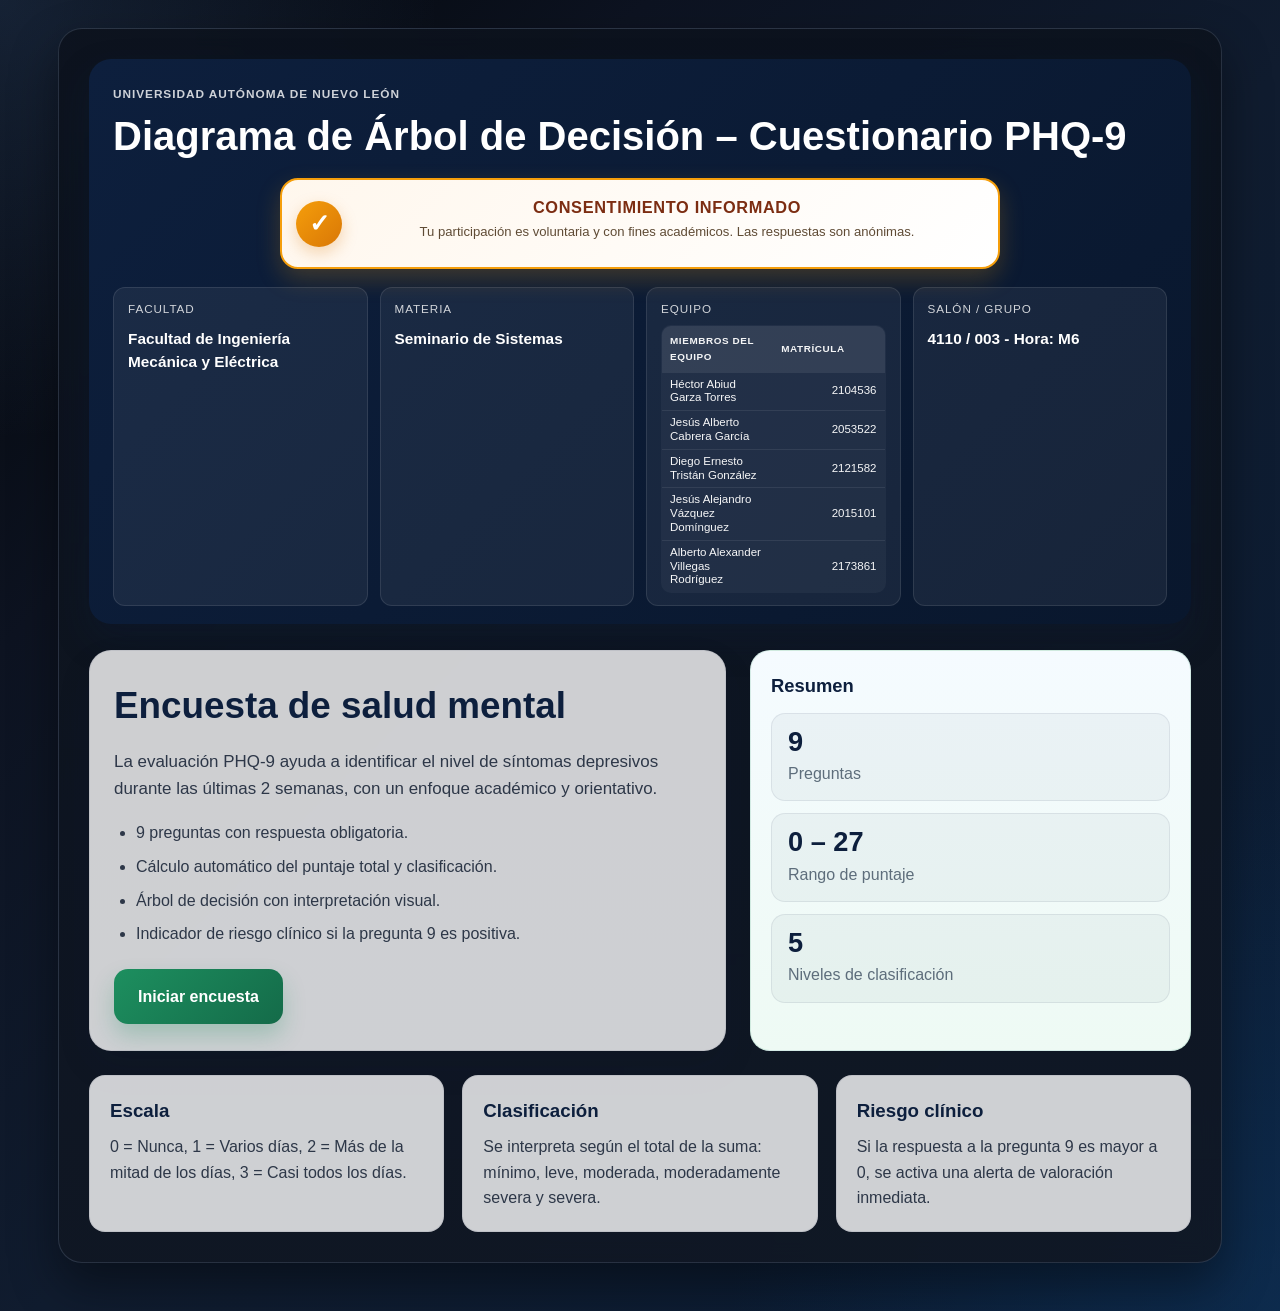
<file: index.html>
<!DOCTYPE html>
<html lang="es">
  <head>
    <meta charset="UTF-8" />
    <meta name="viewport" content="width=device-width, initial-scale=1.0" />
    <title>Diagrama de Árbol de Decisión – Cuestionario PHQ-9</title>
    <style>
      :root {
        --navy: #0d1f3d;
        --navy-deep: #09172d;
        --green: #1d8f5f;
        --green-deep: #146b49;
        --green-soft: #ebf8f1;
        --blue-soft: #edf4ff;
        --gray-50: #f8fafc;
        --gray-100: #eef3f7;
        --gray-200: #dfe7ee;
        --gray-500: #5d6d7b;
        --gray-700: #2d3748;
        --danger: #b42318;
        --danger-soft: #fff1f2;
        --shadow: 0 18px 40px rgba(8, 22, 43, 0.18);
      }

      * { box-sizing: border-box; }
      html { scroll-behavior: smooth; }
      body {
        margin: 0;
        min-height: 100vh;
        font-family: Arial, Helvetica, sans-serif;
        background:
          radial-gradient(circle at top left, rgba(106, 160, 255, 0.18), transparent 24%),
          radial-gradient(circle at bottom right, rgba(15, 52, 92, 0.6), transparent 30%),
          linear-gradient(135deg, #030608 0%, #0d1321 25%, #101c2f 52%, #0a1d36 100%);
        color: var(--gray-700);
        line-height: 1.6;
      }

      .container {
        max-width: 1200px;
        margin: 0 auto;
        padding: 28px 18px 48px;
      }

      .page-shell {
        background: linear-gradient(180deg, rgba(12, 18, 29, 0.88), rgba(16, 23, 35, 0.9));
        border: 1px solid rgba(148, 170, 199, 0.2);
        border-radius: 24px;
        box-shadow: 0 22px 48px rgba(0, 0, 0, 0.42);
        backdrop-filter: blur(10px);
        padding: 30px;
      }

      .topbar {
        background: linear-gradient(135deg, var(--navy) 0%, var(--navy-deep) 100%);
        color: #fff;
        border-radius: 22px;
        padding: 26px 24px 18px;
        box-shadow: 0 16px 35px rgba(13, 31, 61, 0.25);
      }

      .topbar-head {
        display: flex;
        align-items: flex-start;
        justify-content: space-between;
        gap: 18px;
        flex-wrap: wrap;
      }

      .eyebrow {
        margin: 0 0 8px;
        color: rgba(255,255,255,0.8);
        letter-spacing: 0.08em;
        text-transform: uppercase;
        font-size: 0.74rem;
        font-weight: 700;
      }

      h1 {
        margin: 0;
        font-size: clamp(2rem, 1.7rem + 1vw, 3rem);
        line-height: 1.2;
      }

      .institution-badge {
        min-width: 118px;
        background: rgba(255,255,255,0.08);
        border: 1px solid rgba(255,255,255,0.14);
        border-radius: 16px;
        padding: 12px 14px;
        text-align: center;
      }

      .institution-badge strong {
        display: block;
        font-size: 1.3rem;
        letter-spacing: 0.08em;
      }

      .institution-badge span {
        font-size: 0.72rem;
        opacity: 0.8;
      }

      .consent-notice {
        width: min(720px, 100%);
        margin: 18px auto 0;
        min-width: 0;
        position: relative;
        display: grid;
        grid-template-columns: 46px 1fr;
        gap: 12px;
        align-items: center;
        padding: 14px 18px 14px 14px;
        background: linear-gradient(135deg, #fff7ed 0%, #fff 100%);
        border: 2px solid #f59e0b;
        border-radius: 18px;
        box-shadow: 0 10px 24px rgba(245, 158, 11, 0.22);
        text-align: center;
        color: var(--gray-700);
        overflow: hidden;
      }

      .consent-notice::before {
        content: "✓";
        width: 46px;
        height: 46px;
        display: inline-flex;
        align-items: center;
        justify-content: center;
        grid-row: 1 / 3;
        border-radius: 50%;
        background: linear-gradient(135deg, #f59e0b 0%, #d97706 100%);
        color: #fff;
        font-size: 1.55rem;
        font-weight: 900;
        box-shadow: 0 6px 16px rgba(217, 119, 6, 0.28);
      }

      .consent-notice strong {
        color: #7c2d12;
        font-size: 1.02rem;
        letter-spacing: 0.04em;
        text-transform: uppercase;
      }

      .consent-notice span {
        color: #5f4b35;
        display: block;
        margin-top: 2px;
        font-size: 0.82rem;
        line-height: 1.45;
        opacity: 1;
      }

      .meta-grid {
        margin-top: 18px;
        display: grid;
        grid-template-columns: repeat(auto-fit, minmax(220px, 1fr));
        gap: 12px;
      }

      .meta-item {
        background: rgba(255,255,255,0.06);
        border: 1px solid rgba(255,255,255,0.1);
        border-radius: 12px;
        padding: 12px 14px;
        display: flex;
        flex-direction: column;
        justify-content: flex-start;
      }

      .meta-item span {
        display: block;
        font-size: 0.73rem;
        letter-spacing: 0.08em;
        text-transform: uppercase;
        opacity: 0.8;
      }

      .meta-item strong {
        display: block;
        margin-top: 8px;
        font-size: 0.96rem;
        line-height: 1.5;
      }

      .team-table {
        width: 100%;
        border-collapse: collapse;
        margin-top: 6px;
        background: rgba(255, 255, 255, 0.04);
        border: 1px solid rgba(255, 255, 255, 0.12);
        border-radius: 10px;
        overflow: hidden;
        table-layout: fixed;
      }

      .team-table th,
      .team-table td {
        text-align: left;
        padding: 5px 8px;
        border-bottom: 1px solid rgba(255, 255, 255, 0.08);
        vertical-align: middle;
      }

      .team-table thead th {
        background: rgba(255, 255, 255, 0.08);
        color: rgba(255, 255, 255, 0.95);
        font-size: 0.62rem;
        letter-spacing: 0.06em;
        text-transform: uppercase;
        padding-top: 7px;
        padding-bottom: 7px;
      }

      .team-table tbody td {
        color: rgba(255, 255, 255, 0.96);
        font-size: 0.72rem;
        line-height: 1.2;
      }

      .team-table tbody td:last-child {
        width: 26%;
        text-align: right;
        white-space: nowrap;
      }

      .team-table tbody tr:last-child td {
        border-bottom: none;
      }

      .hero {
        margin-top: 26px;
        display: grid;
        grid-template-columns: 1.3fr 0.9fr;
        gap: 24px;
        align-items: stretch;
      }

      .panel {
        background: rgba(255,255,255,0.8);
        border: 1px solid rgba(13,31,61,0.08);
        border-radius: 22px;
        padding: 26px 24px;
        box-shadow: 0 15px 36px rgba(13,31,61,0.08);
      }

      .hero-copy h2 {
        margin: 0 0 12px;
        color: var(--navy);
        font-size: clamp(2rem, 1.5rem + 1vw, 2.8rem);
      }

      .lead {
        margin: 0 0 18px;
        color: var(--gray-700);
        font-size: 1.06rem;
      }

      .feature-list {
        margin: 0;
        padding-left: 22px;
        color: var(--gray-700);
      }

      .feature-list li + li {
        margin-top: 8px;
      }

      .cta-stack {
        margin-top: 22px;
        display: flex;
        flex-wrap: wrap;
        gap: 12px;
      }

      .btn {
        display: inline-flex;
        align-items: center;
        justify-content: center;
        text-decoration: none;
        border: none;
        border-radius: 14px;
        padding: 15px 24px;
        font-weight: 700;
        font-size: 1rem;
        cursor: pointer;
        transition: transform 0.2s ease, box-shadow 0.2s ease;
      }

      .btn:hover, .btn:focus-visible {
        transform: translateY(-1px);
      }

      .btn-primary {
        background: linear-gradient(135deg, var(--green) 0%, var(--green-deep) 100%);
        color: #fff;
        box-shadow: 0 12px 22px rgba(29, 143, 95, 0.25);
      }

      .btn-secondary {
        background: linear-gradient(135deg, var(--navy) 0%, #17395e 100%);
        color: #fff;
        box-shadow: 0 12px 22px rgba(13, 31, 61, 0.2);
      }

      .mini-card {
        background: linear-gradient(180deg, #f5fbff 0%, #eefaf4 100%);
        border: 1px solid rgba(29, 143, 95, 0.15);
        border-radius: 20px;
        padding: 20px;
      }

      .mini-card h3 {
        margin: 0 0 12px;
        color: var(--navy);
        font-size: 1.15rem;
      }

      .stat-box {
        background: rgba(13,31,61,0.04);
        border: 1px solid rgba(13,31,61,0.08);
        border-radius: 14px;
        padding: 14px 16px;
        margin-bottom: 12px;
      }

      .stat-box strong {
        display: block;
        font-size: 1.7rem;
        color: var(--navy);
        line-height: 1;
      }

      .stat-box span {
        display: block;
        margin-top: 6px;
        color: var(--gray-500);
      }

      .info-grid {
        margin-top: 24px;
        display: grid;
        grid-template-columns: repeat(auto-fit, minmax(220px, 1fr));
        gap: 18px;
      }

      .info-card {
        background: rgba(255,255,255,0.8);
        border: 1px solid rgba(13,31,61,0.08);
        border-radius: 16px;
        padding: 20px;
      }

      .info-card h3 {
        margin: 0 0 8px;
        color: var(--navy);
      }

      .info-card p {
        margin: 0;
        color: var(--gray-700);
      }

      @media (max-width: 860px) {
        .hero { grid-template-columns: 1fr; }
        .consent-notice {
          grid-template-columns: 38px 1fr;
          gap: 10px;
          text-align: left;
          padding: 12px;
        }
        .consent-notice::before {
          width: 38px;
          height: 38px;
          font-size: 1.25rem;
        }
        .consent-notice strong {
          font-size: 0.88rem;
        }
        .consent-notice span {
          font-size: 0.76rem;
        }
      }
    </style>
  </head>
  <body>
    <div class="container">
      <div class="page-shell">
        <header class="topbar">
          <div class="topbar-head">
            <div>
              <p class="eyebrow">Universidad Autónoma de Nuevo León</p>
              <h1>Diagrama de Árbol de Decisión – Cuestionario PHQ-9</h1>
            </div>
          </div>
          <div class="institution-badge consent-notice" aria-label="Consentimiento informado">
            <div>
              <strong>Consentimiento informado</strong>
              <span>Tu participación es voluntaria y con fines académicos. Las respuestas son anónimas.</span>
            </div>
          </div>

          <div class="meta-grid">
            <div class="meta-item">
              <span>Facultad</span>
              <strong>Facultad de Ingeniería Mecánica y Eléctrica</strong>
            </div>
            <div class="meta-item">
              <span>Materia</span>
              <strong>Seminario de Sistemas</strong>
            </div>
            <div class="meta-item">
              <span>Equipo</span>
              <table class="team-table" aria-label="Integrantes del equipo">
                <thead>
                  <tr>
                    <th>Miembros del Equipo</th>
                    <th>Matrícula</th>
                  </tr>
                </thead>
                <tbody>
                  <tr><td>Héctor Abiud Garza Torres</td><td>2104536</td></tr>
                  <tr><td>Jesús Alberto Cabrera García</td><td>2053522</td></tr>
                  <tr><td>Diego Ernesto Tristán González</td><td>2121582</td></tr>
                  <tr><td>Jesús Alejandro Vázquez Domínguez</td><td>2015101</td></tr>
                  <tr><td>Alberto Alexander Villegas Rodríguez</td><td>2173861</td></tr>
                </tbody>
              </table>
            </div>
            <div class="meta-item">
              <span>Salón / Grupo</span>
              <strong>4110 / 003 - Hora: M6</strong>
            </div>
          </div>
        </header>

        <main class="hero">
          <section class="panel hero-copy">
            <h2>Encuesta de salud mental</h2>
            <p class="lead">La evaluación PHQ-9 ayuda a identificar el nivel de síntomas depresivos durante las últimas 2 semanas, con un enfoque académico y orientativo.</p>
            <ul class="feature-list">
              <li>9 preguntas con respuesta obligatoria.</li>
              <li>Cálculo automático del puntaje total y clasificación.</li>
              <li>Árbol de decisión con interpretación visual.</li>
              <li>Indicador de riesgo clínico si la pregunta 9 es positiva.</li>
            </ul>
            <div class="cta-stack">
              <a href="encuesta.html" class="btn btn-primary">Iniciar encuesta</a>
            </div>
          </section>

          <aside class="mini-card" aria-label="Resumen previo">
            <h3>Resumen</h3>
            <div class="stat-box">
              <strong>9</strong>
              <span>Preguntas</span>
            </div>
            <div class="stat-box">
              <strong>0 – 27</strong>
              <span>Rango de puntaje</span>
            </div>
            <div class="stat-box">
              <strong>5</strong>
              <span>Niveles de clasificación</span>
            </div>
          </aside>
        </main>

        <section class="info-grid">
          <article class="info-card">
            <h3>Escala</h3>
            <p>0 = Nunca, 1 = Varios días, 2 = Más de la mitad de los días, 3 = Casi todos los días.</p>
          </article>
          <article class="info-card">
            <h3>Clasificación</h3>
            <p>Se interpreta según el total de la suma: mínimo, leve, moderada, moderadamente severa y severa.</p>
          </article>
          <article class="info-card">
            <h3>Riesgo clínico</h3>
            <p>Si la respuesta a la pregunta 9 es mayor a 0, se activa una alerta de valoración inmediata.</p>
          </article>
        </section>
      </div>
    </div>
  </body>
</html>
</file>
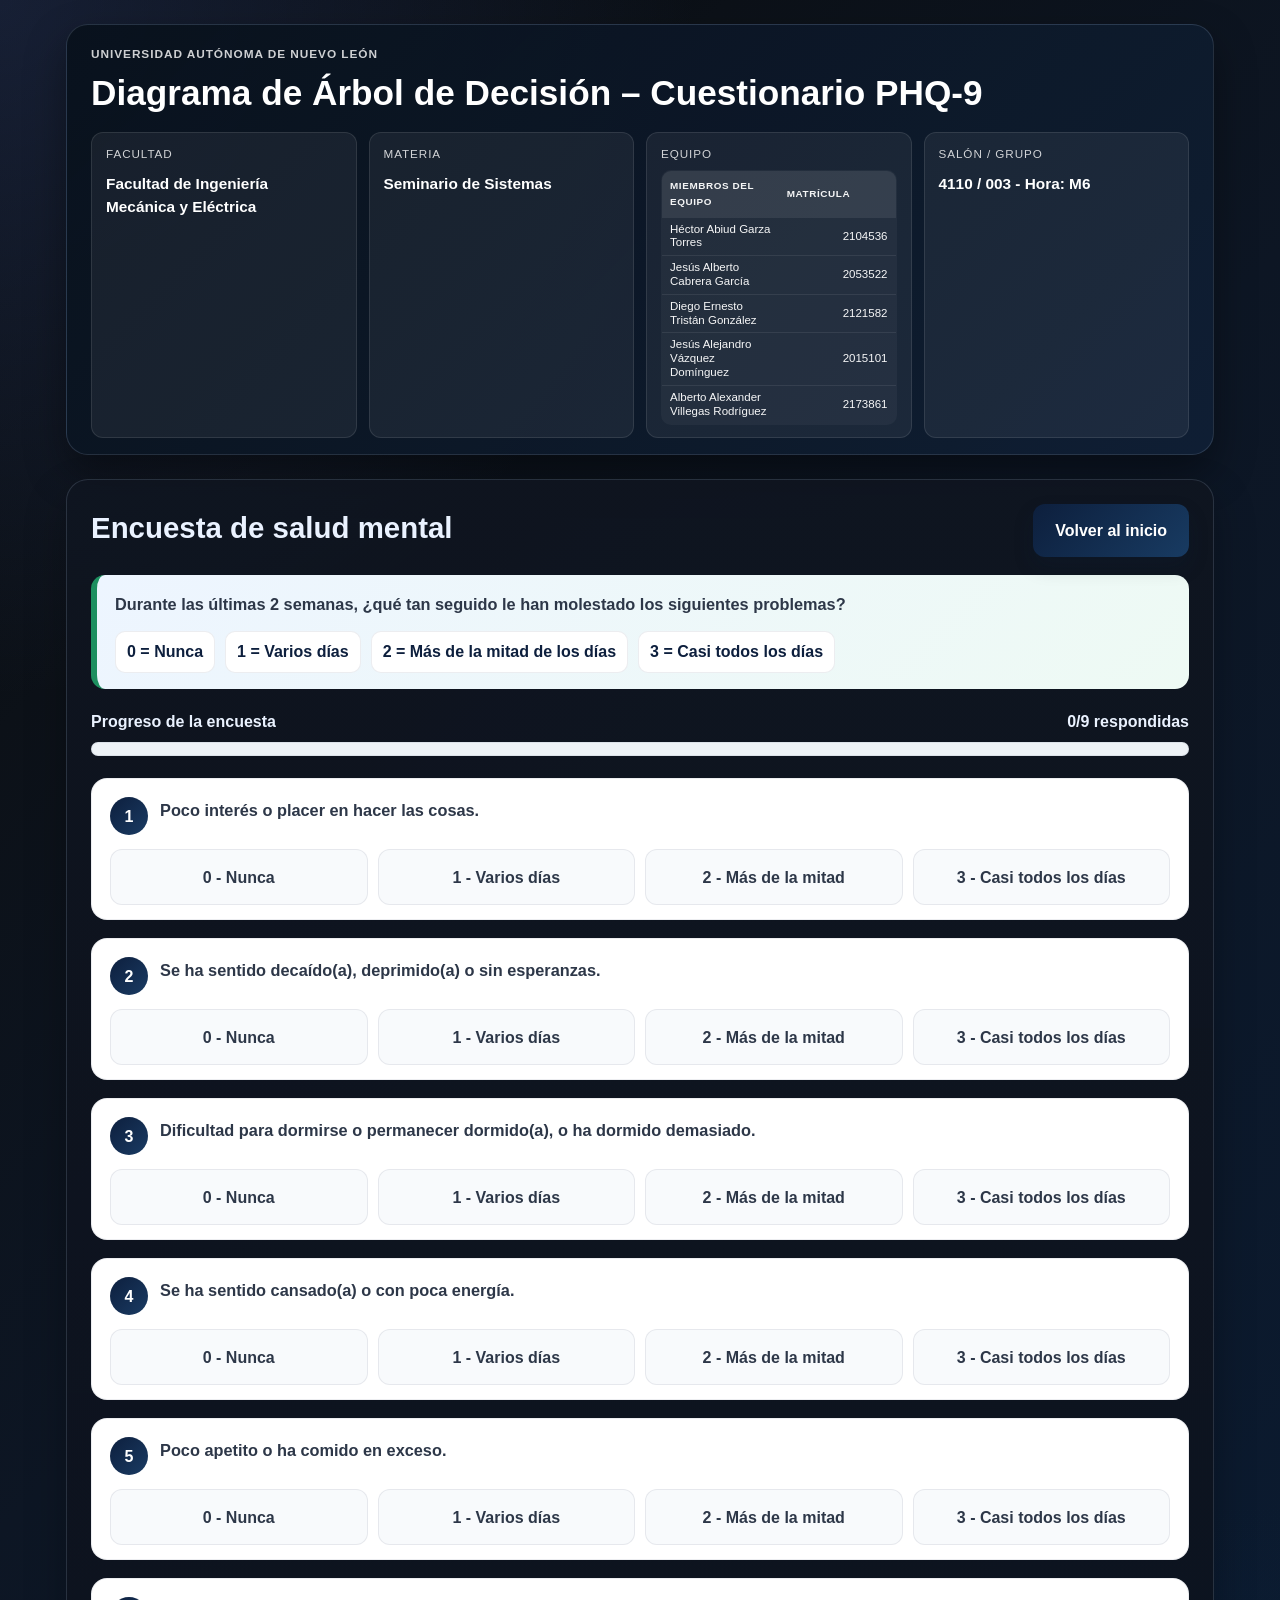
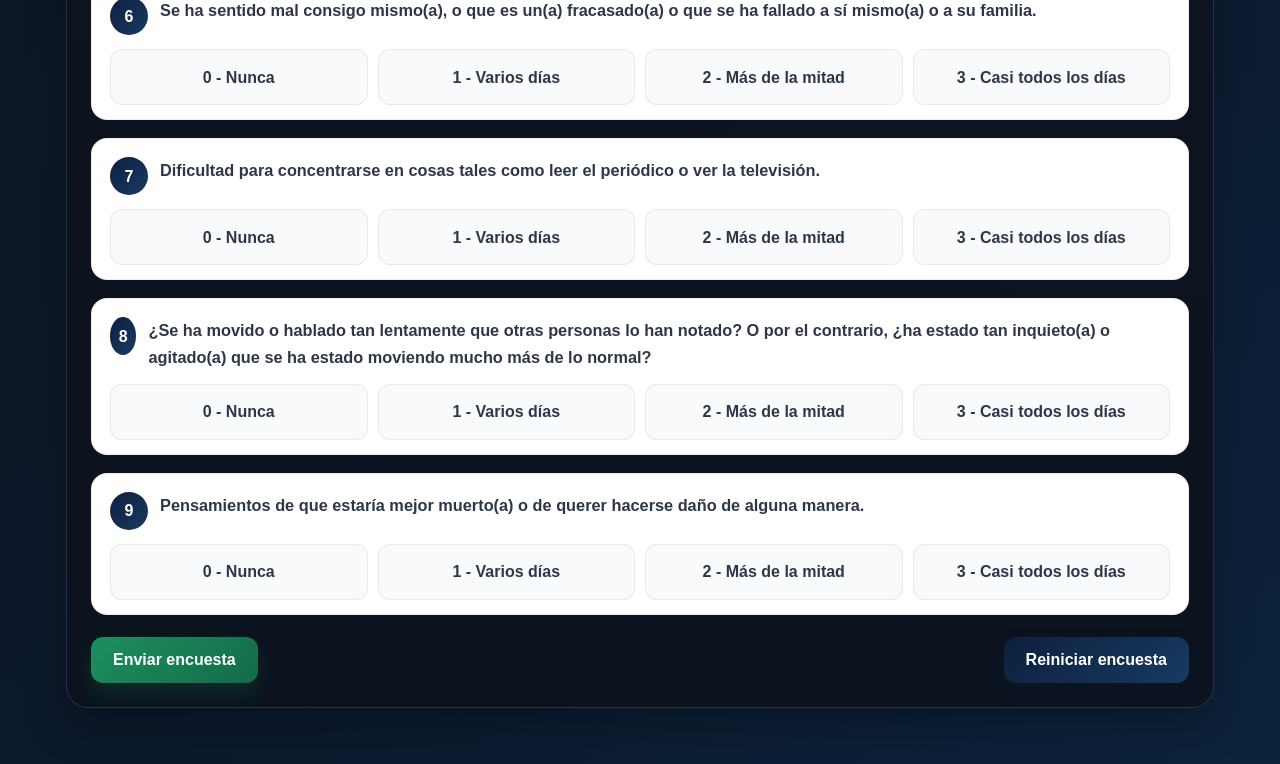
<file: encuesta.html>
<!DOCTYPE html>
<html lang="es">
  <head>
    <meta charset="UTF-8" />
    <meta name="viewport" content="width=device-width, initial-scale=1.0" />
    <title>Encuesta PHQ-9</title>
    <style>
      :root {
        --navy: #0d1f3d;
        --navy-deep: #09172d;
        --green: #1d8f5f;
        --green-deep: #146b49;
        --green-soft: #ebf8f1;
        --gray-50: #f8fafc;
        --gray-100: #eef3f7;
        --gray-200: #dfe7ee;
        --gray-500: #5d6d7b;
        --gray-700: #2d3748;
        --warning: #ffedd5;
        --warning-text: #7a4500;
        --danger: #b42318;
        --danger-soft: #fff1f2;
        --shadow: 0 20px 45px rgba(8, 22, 43, 0.12);
      }

      * { box-sizing: border-box; }
      html { scroll-behavior: smooth; }
      body {
        margin: 0;
        min-height: 100vh;
        font-family: Arial, Helvetica, sans-serif;
        background:
          radial-gradient(circle at top left, rgba(112, 146, 255, 0.18), transparent 26%),
          radial-gradient(circle at bottom right, rgba(14, 38, 62, 0.7), transparent 32%),
          linear-gradient(135deg, #030608 0%, #0c1118 20%, #0d1624 42%, #0a1d36 100%);
        color: var(--gray-700);
        line-height: 1.6;
      }

      .container {
        max-width: 1180px;
        margin: 0 auto;
        padding: 24px 16px 56px;
      }

      .topbar {
        background: linear-gradient(135deg, rgba(9, 17, 28, 0.96) 0%, rgba(16, 31, 53, 0.94) 100%);
        color: #fff;
        border-radius: 22px;
        padding: 20px 24px 16px;
        box-shadow: 0 18px 40px rgba(0, 0, 0, 0.38);
        border: 1px solid rgba(167, 188, 214, 0.18);
      }

      .topbar-head {
        display: flex;
        justify-content: space-between;
        align-items: flex-start;
        gap: 16px;
        flex-wrap: wrap;
      }

      .eyebrow {
        margin: 0 0 8px;
        letter-spacing: 0.08em;
        text-transform: uppercase;
        font-size: 0.74rem;
        opacity: 0.8;
        font-weight: 700;
      }

      h1 {
        margin: 0;
        font-size: clamp(1.9rem, 1.4rem + 1vw, 2.8rem);
        line-height: 1.2;
      }

      .institution-badge {
        min-width: 120px;
        background: rgba(255,255,255,0.07);
        border: 1px solid rgba(255,255,255,0.12);
        border-radius: 14px;
        text-align: center;
        padding: 12px 14px;
      }

      .institution-badge strong {
        display: block;
        font-size: 1.3rem;
        letter-spacing: 0.08em;
      }

      .institution-badge span {
        display: block;
        margin-top: 4px;
        font-size: 0.72rem;
        opacity: 0.8;
      }

      .meta-grid {
        margin-top: 18px;
        display: grid;
        grid-template-columns: repeat(auto-fit, minmax(220px, 1fr));
        gap: 12px;
      }

      .meta-item {
        background: rgba(255,255,255,0.06);
        border: 1px solid rgba(255,255,255,0.1);
        border-radius: 12px;
        padding: 12px 14px;
        display: flex;
        flex-direction: column;
        justify-content: flex-start;
      }

      .meta-item span {
        display: block;
        font-size: 0.73rem;
        letter-spacing: 0.08em;
        text-transform: uppercase;
        opacity: 0.8;
      }

      .meta-item strong {
        display: block;
        margin-top: 8px;
        font-size: 0.96rem;
        line-height: 1.5;
      }

      .team-table {
        width: 100%;
        border-collapse: collapse;
        margin-top: 6px;
        background: rgba(255, 255, 255, 0.04);
        border: 1px solid rgba(255, 255, 255, 0.12);
        border-radius: 10px;
        overflow: hidden;
        table-layout: fixed;
      }

      .team-table th,
      .team-table td {
        text-align: left;
        padding: 5px 8px;
        border-bottom: 1px solid rgba(255, 255, 255, 0.08);
        vertical-align: middle;
      }

      .team-table thead th {
        background: rgba(255, 255, 255, 0.08);
        color: rgba(255, 255, 255, 0.95);
        font-size: 0.62rem;
        letter-spacing: 0.06em;
        text-transform: uppercase;
        padding-top: 7px;
        padding-bottom: 7px;
      }

      .team-table tbody td {
        color: rgba(255, 255, 255, 0.96);
        font-size: 0.72rem;
        line-height: 1.2;
      }

      .team-table tbody td:last-child {
        width: 26%;
        text-align: right;
        white-space: nowrap;
      }

      .team-table tbody tr:last-child td {
        border-bottom: none;
      }

      .card {
        margin-top: 24px;
        background: linear-gradient(180deg, rgba(15, 21, 32, 0.9), rgba(12, 18, 29, 0.92));
        border: 1px solid rgba(167, 188, 214, 0.18);
        border-radius: 22px;
        box-shadow: 0 18px 42px rgba(0, 0, 0, 0.28);
        padding: 24px;
      }

      .section-head {
        display: flex;
        align-items: flex-start;
        justify-content: space-between;
        gap: 16px;
        flex-wrap: wrap;
        margin-bottom: 18px;
      }

      h2 {
        margin: 0;
        color: #eaf2ff;
        font-size: clamp(1.5rem, 1.2rem + 0.8vw, 2rem);
      }

      .instructions {
        background: linear-gradient(135deg, #edf5ff 0%, #eefaf4 100%);
        border-left: 6px solid var(--green);
        border-radius: 14px;
        padding: 16px 18px;
      }

      .instructions p {
        margin: 0;
        font-size: 1.02rem;
        font-weight: 700;
      }

      .scale-list {
        list-style: none;
        display: flex;
        flex-wrap: wrap;
        gap: 10px;
        padding: 0;
        margin: 14px 0 0;
      }

      .scale-list li {
        background: #fff;
        border: 1px solid rgba(13,31,61,0.08);
        border-radius: 10px;
        padding: 7px 11px;
        font-weight: 700;
        color: var(--navy);
      }

      .progress-wrap {
        margin-top: 20px;
        display: grid;
        gap: 8px;
      }

      .progress-meta {
        display: flex;
        justify-content: space-between;
        align-items: center;
        gap: 8px;
        font-weight: 700;
        color: #eaf2ff;
      }

      .progress-bar {
        width: 100%;
        height: 14px;
        border-radius: 999px;
        overflow: hidden;
        background: var(--gray-100);
        border: 1px solid rgba(13,31,61,0.08);
      }

      .progress-fill {
        width: 0%;
        height: 100%;
        background: linear-gradient(90deg, var(--green) 0%, var(--navy) 100%);
        border-radius: inherit;
        transition: width 0.25s ease;
      }

      .survey-form {
        margin-top: 22px;
      }

      .question {
        border: 1px solid rgba(13,31,61,0.08);
        border-radius: 16px;
        background: #fff;
        padding: 18px 18px 14px;
        margin-bottom: 18px;
      }

      .question-header {
        display: flex;
        gap: 12px;
        align-items: flex-start;
        margin-bottom: 14px;
      }

      .question-number {
        width: 38px;
        height: 38px;
        display: inline-flex;
        align-items: center;
        justify-content: center;
        border-radius: 50%;
        background: linear-gradient(135deg, var(--navy) 0%, #1a3b63 100%);
        color: #fff;
        font-weight: 800;
      }

      .question-text {
        margin: 0;
        font-size: 1.02rem;
        font-weight: 700;
        color: var(--gray-700);
      }

      .options {
        display: grid;
        grid-template-columns: repeat(auto-fit, minmax(160px, 1fr));
        gap: 10px;
      }

      .option {
        position: relative;
        display: block;
        border: 1px solid rgba(13,31,61,0.08);
        border-radius: 12px;
        background: var(--gray-50);
        transition: all 0.2s ease;
      }

      .option:hover, .option:focus-within {
        border-color: rgba(13,31,61,0.2);
        box-shadow: 0 0 0 2px rgba(13,31,61,0.08);
      }

      .option input {
        position: absolute;
        inset: 0;
        opacity: 0;
        cursor: pointer;
      }

      .option label {
        display: flex;
        align-items: center;
        justify-content: center;
        min-height: 54px;
        padding: 8px 12px;
        font-weight: 700;
        text-align: center;
        pointer-events: none;
      }

      .option input:checked + label {
        background: linear-gradient(135deg, var(--navy) 0%, #183f63 100%);
        color: #fff;
        border-radius: 12px;
      }

      .option input:focus-visible + label {
        outline: 3px solid rgba(29, 143, 95, 0.35);
        outline-offset: 2px;
      }

      .status-message {
        display: none;
        margin-top: 14px;
        background: var(--warning);
        color: var(--warning-text);
        border: 1px solid rgba(122, 69, 0, 0.14);
        border-radius: 12px;
        padding: 12px 14px;
        font-weight: 700;
      }

      .status-message.visible {
        display: block;
      }

      .actions {
        margin-top: 22px;
        display: flex;
        justify-content: space-between;
        align-items: center;
        gap: 12px;
        flex-wrap: wrap;
      }

      .btn {
        display: inline-flex;
        align-items: center;
        justify-content: center;
        border: none;
        border-radius: 12px;
        padding: 14px 22px;
        font-weight: 700;
        font-size: 1rem;
        cursor: pointer;
        text-decoration: none;
        transition: transform 0.2s ease, box-shadow 0.2s ease;
      }

      .btn:hover, .btn:focus-visible {
        transform: translateY(-1px);
      }

      .btn-primary {
        background: linear-gradient(135deg, var(--green) 0%, var(--green-deep) 100%);
        color: #fff;
        box-shadow: 0 10px 20px rgba(29, 143, 95, 0.2);
      }

      .btn-secondary {
        background: linear-gradient(135deg, var(--navy) 0%, #183b62 100%);
        color: #fff;
        box-shadow: 0 10px 20px rgba(13,31,61,0.18);
      }

      @media (max-width: 760px) {
        .actions { flex-direction: column; align-items: stretch; }
        .btn { width: 100%; }
        .question-header { flex-direction: column; }
      }
    </style>
  </head>
  <body>
    <div class="container">
      <header class="topbar">
        <div class="topbar-head">
          <div>
            <p class="eyebrow">Universidad Autónoma de Nuevo León</p>
            <h1>Diagrama de Árbol de Decisión – Cuestionario PHQ-9</h1>
          </div>
        </div>

        <div class="meta-grid">
          <div class="meta-item">
            <span>Facultad</span>
            <strong>Facultad de Ingeniería Mecánica y Eléctrica</strong>
          </div>
          <div class="meta-item">
            <span>Materia</span>
            <strong>Seminario de Sistemas</strong>
          </div>
          <div class="meta-item">
            <span>Equipo</span>
            <table class="team-table" aria-label="Integrantes del equipo">
              <thead>
                <tr>
                  <th>Miembros del Equipo</th>
                  <th>Matrícula</th>
                </tr>
              </thead>
              <tbody>
                <tr><td>Héctor Abiud Garza Torres</td><td>2104536</td></tr>
                <tr><td>Jesús Alberto Cabrera García</td><td>2053522</td></tr>
                <tr><td>Diego Ernesto Tristán González</td><td>2121582</td></tr>
                <tr><td>Jesús Alejandro Vázquez Domínguez</td><td>2015101</td></tr>
                <tr><td>Alberto Alexander Villegas Rodríguez</td><td>2173861</td></tr>
              </tbody>
            </table>
          </div>
          <div class="meta-item">
            <span>Salón / Grupo</span>
            <strong>4110 / 003 - Hora: M6</strong>
          </div>
        </div>
      </header>

      <main class="card">
        <div class="section-head">
          <h2>Encuesta de salud mental</h2>
          <a href="index.html" class="btn btn-secondary">Volver al inicio</a>
        </div>

        <div class="instructions" aria-live="polite">
          <p>Durante las últimas 2 semanas, ¿qué tan seguido le han molestado los siguientes problemas?</p>
          <ul class="scale-list" aria-label="Escala de respuesta">
            <li>0 = Nunca</li>
            <li>1 = Varios días</li>
            <li>2 = Más de la mitad de los días</li>
            <li>3 = Casi todos los días</li>
          </ul>
        </div>

        <div class="progress-wrap" aria-live="polite" aria-atomic="true">
          <div class="progress-meta">
            <span>Progreso de la encuesta</span>
            <span id="progressText">0/9 respondidas</span>
          </div>
          <div class="progress-bar" aria-hidden="true">
            <div id="progressFill" class="progress-fill"></div>
          </div>
        </div>

        <form id="surveyForm" class="survey-form" novalidate>
          <div class="question">
            <div class="question-header">
              <div class="question-number" aria-hidden="true">1</div>
              <p class="question-text">Poco interés o placer en hacer las cosas.</p>
            </div>
            <div class="options" role="radiogroup" aria-label="Pregunta 1: Poco interés o placer en hacer las cosas.">
              <div class="option"><input type="radio" id="q1-0" name="q1" value="0" required /><label for="q1-0">0 - Nunca</label></div>
              <div class="option"><input type="radio" id="q1-1" name="q1" value="1" /><label for="q1-1">1 - Varios días</label></div>
              <div class="option"><input type="radio" id="q1-2" name="q1" value="2" /><label for="q1-2">2 - Más de la mitad</label></div>
              <div class="option"><input type="radio" id="q1-3" name="q1" value="3" /><label for="q1-3">3 - Casi todos los días</label></div>
            </div>
          </div>

          <div class="question">
            <div class="question-header">
              <div class="question-number" aria-hidden="true">2</div>
              <p class="question-text">Se ha sentido decaído(a), deprimido(a) o sin esperanzas.</p>
            </div>
            <div class="options" role="radiogroup" aria-label="Pregunta 2: Se ha sentido decaído(a), deprimido(a) o sin esperanzas.">
              <div class="option"><input type="radio" id="q2-0" name="q2" value="0" required /><label for="q2-0">0 - Nunca</label></div>
              <div class="option"><input type="radio" id="q2-1" name="q2" value="1" /><label for="q2-1">1 - Varios días</label></div>
              <div class="option"><input type="radio" id="q2-2" name="q2" value="2" /><label for="q2-2">2 - Más de la mitad</label></div>
              <div class="option"><input type="radio" id="q2-3" name="q2" value="3" /><label for="q2-3">3 - Casi todos los días</label></div>
            </div>
          </div>

          <div class="question">
            <div class="question-header">
              <div class="question-number" aria-hidden="true">3</div>
              <p class="question-text">Dificultad para dormirse o permanecer dormido(a), o ha dormido demasiado.</p>
            </div>
            <div class="options" role="radiogroup" aria-label="Pregunta 3: Dificultad para dormirse o permanecer dormido(a), o ha dormido demasiado.">
              <div class="option"><input type="radio" id="q3-0" name="q3" value="0" required /><label for="q3-0">0 - Nunca</label></div>
              <div class="option"><input type="radio" id="q3-1" name="q3" value="1" /><label for="q3-1">1 - Varios días</label></div>
              <div class="option"><input type="radio" id="q3-2" name="q3" value="2" /><label for="q3-2">2 - Más de la mitad</label></div>
              <div class="option"><input type="radio" id="q3-3" name="q3" value="3" /><label for="q3-3">3 - Casi todos los días</label></div>
            </div>
          </div>

          <div class="question">
            <div class="question-header">
              <div class="question-number" aria-hidden="true">4</div>
              <p class="question-text">Se ha sentido cansado(a) o con poca energía.</p>
            </div>
            <div class="options" role="radiogroup" aria-label="Pregunta 4: Se ha sentido cansado(a) o con poca energía.">
              <div class="option"><input type="radio" id="q4-0" name="q4" value="0" required /><label for="q4-0">0 - Nunca</label></div>
              <div class="option"><input type="radio" id="q4-1" name="q4" value="1" /><label for="q4-1">1 - Varios días</label></div>
              <div class="option"><input type="radio" id="q4-2" name="q4" value="2" /><label for="q4-2">2 - Más de la mitad</label></div>
              <div class="option"><input type="radio" id="q4-3" name="q4" value="3" /><label for="q4-3">3 - Casi todos los días</label></div>
            </div>
          </div>

          <div class="question">
            <div class="question-header">
              <div class="question-number" aria-hidden="true">5</div>
              <p class="question-text">Poco apetito o ha comido en exceso.</p>
            </div>
            <div class="options" role="radiogroup" aria-label="Pregunta 5: Poco apetito o ha comido en exceso.">
              <div class="option"><input type="radio" id="q5-0" name="q5" value="0" required /><label for="q5-0">0 - Nunca</label></div>
              <div class="option"><input type="radio" id="q5-1" name="q5" value="1" /><label for="q5-1">1 - Varios días</label></div>
              <div class="option"><input type="radio" id="q5-2" name="q5" value="2" /><label for="q5-2">2 - Más de la mitad</label></div>
              <div class="option"><input type="radio" id="q5-3" name="q5" value="3" /><label for="q5-3">3 - Casi todos los días</label></div>
            </div>
          </div>

          <div class="question">
            <div class="question-header">
              <div class="question-number" aria-hidden="true">6</div>
              <p class="question-text">Se ha sentido mal consigo mismo(a), o que es un(a) fracasado(a) o que se ha fallado a sí mismo(a) o a su familia.</p>
            </div>
            <div class="options" role="radiogroup" aria-label="Pregunta 6: Se ha sentido mal consigo mismo(a), o que es un(a) fracasado(a) o que se ha fallado a sí mismo(a) o a su familia.">
              <div class="option"><input type="radio" id="q6-0" name="q6" value="0" required /><label for="q6-0">0 - Nunca</label></div>
              <div class="option"><input type="radio" id="q6-1" name="q6" value="1" /><label for="q6-1">1 - Varios días</label></div>
              <div class="option"><input type="radio" id="q6-2" name="q6" value="2" /><label for="q6-2">2 - Más de la mitad</label></div>
              <div class="option"><input type="radio" id="q6-3" name="q6" value="3" /><label for="q6-3">3 - Casi todos los días</label></div>
            </div>
          </div>

          <div class="question">
            <div class="question-header">
              <div class="question-number" aria-hidden="true">7</div>
              <p class="question-text">Dificultad para concentrarse en cosas tales como leer el periódico o ver la televisión.</p>
            </div>
            <div class="options" role="radiogroup" aria-label="Pregunta 7: Dificultad para concentrarse en cosas tales como leer el periódico o ver la televisión.">
              <div class="option"><input type="radio" id="q7-0" name="q7" value="0" required /><label for="q7-0">0 - Nunca</label></div>
              <div class="option"><input type="radio" id="q7-1" name="q7" value="1" /><label for="q7-1">1 - Varios días</label></div>
              <div class="option"><input type="radio" id="q7-2" name="q7" value="2" /><label for="q7-2">2 - Más de la mitad</label></div>
              <div class="option"><input type="radio" id="q7-3" name="q7" value="3" /><label for="q7-3">3 - Casi todos los días</label></div>
            </div>
          </div>

          <div class="question">
            <div class="question-header">
              <div class="question-number" aria-hidden="true">8</div>
              <p class="question-text">¿Se ha movido o hablado tan lentamente que otras personas lo han notado? O por el contrario, ¿ha estado tan inquieto(a) o agitado(a) que se ha estado moviendo mucho más de lo normal?</p>
            </div>
            <div class="options" role="radiogroup" aria-label="Pregunta 8: ¿Se ha movido o hablado tan lentamente que otras personas lo han notado? O por el contrario, ¿ha estado tan inquieto(a) o agitado(a) que se ha estado moviendo mucho más de lo normal?">
              <div class="option"><input type="radio" id="q8-0" name="q8" value="0" required /><label for="q8-0">0 - Nunca</label></div>
              <div class="option"><input type="radio" id="q8-1" name="q8" value="1" /><label for="q8-1">1 - Varios días</label></div>
              <div class="option"><input type="radio" id="q8-2" name="q8" value="2" /><label for="q8-2">2 - Más de la mitad</label></div>
              <div class="option"><input type="radio" id="q8-3" name="q8" value="3" /><label for="q8-3">3 - Casi todos los días</label></div>
            </div>
          </div>

          <div class="question">
            <div class="question-header">
              <div class="question-number" aria-hidden="true">9</div>
              <p class="question-text">Pensamientos de que estaría mejor muerto(a) o de querer hacerse daño de alguna manera.</p>
            </div>
            <div class="options" role="radiogroup" aria-label="Pregunta 9: Pensamientos de que estaría mejor muerto(a) o de querer hacerse daño de alguna manera.">
              <div class="option"><input type="radio" id="q9-0" name="q9" value="0" required /><label for="q9-0">0 - Nunca</label></div>
              <div class="option"><input type="radio" id="q9-1" name="q9" value="1" /><label for="q9-1">1 - Varios días</label></div>
              <div class="option"><input type="radio" id="q9-2" name="q9" value="2" /><label for="q9-2">2 - Más de la mitad</label></div>
              <div class="option"><input type="radio" id="q9-3" name="q9" value="3" /><label for="q9-3">3 - Casi todos los días</label></div>
            </div>
          </div>

          <div id="surveyMessage" class="status-message" aria-live="assertive">Debes responder todas las preguntas antes de enviar la encuesta.</div>

          <div class="actions">
            <button type="submit" class="btn btn-primary">Enviar encuesta</button>
            <button type="button" id="resetButton" class="btn btn-secondary">Reiniciar encuesta</button>
          </div>
        </form>
      </main>
    </div>

    <script>
      const form = document.getElementById('surveyForm');
      const progressFill = document.getElementById('progressFill');
      const progressText = document.getElementById('progressText');
      const surveyMessage = document.getElementById('surveyMessage');
      const resetButton = document.getElementById('resetButton');

      function updateProgress() {
        const answered = document.querySelectorAll('input[type="radio"]:checked').length;
        const percentage = Math.round((answered / 9) * 100);
        progressFill.style.width = percentage + '%';
        progressText.textContent = answered + '/9 respondidas';
      }

      function validateSurvey() {
        return document.querySelectorAll('input[type="radio"]:checked').length === 9;
      }

      function getClassification(total) {
        if (total <= 4) return { key: 'minimo', label: 'Mínimo / sin depresión' };
        if (total <= 9) return { key: 'leve', label: 'Depresión leve' };
        if (total <= 14) return { key: 'moderada', label: 'Depresión moderada' };
        if (total <= 19) return { key: 'moderadamenteSevera', label: 'Depresión moderadamente severa' };
        return { key: 'severa', label: 'Depresión severa' };
      }

      form.addEventListener('submit', function (event) {
        event.preventDefault();

        if (!validateSurvey()) {
          surveyMessage.classList.add('visible');
          return;
        }

        surveyMessage.classList.remove('visible');

        const answers = [];
        for (let i = 1; i <= 9; i += 1) {
          const selected = form.elements['q' + i].value;
          answers.push(Number(selected));
        }

        const total = answers.reduce((sum, value) => sum + value, 0);
        const q9 = Number(form.elements.q9.value);

        if (answers.some((value) => !Number.isInteger(value) || value < 0 || value > 3)) {
          surveyMessage.textContent = 'Una o más respuestas no son válidas. Seleccione una opción nuevamente.';
          surveyMessage.classList.add('visible');
          return;
        }

        const classification = getClassification(total);

        const result = {
          total,
          classification: classification.label,
          level: classification.key,
          q9,
          fecha: new Date().toISOString()
        };

        localStorage.removeItem('phq9FollowUp');
        localStorage.setItem('phq9Result', JSON.stringify(result));
        window.location.href = 'resultado.html';
      });

      document.querySelectorAll('input[type="radio"]').forEach((radio) => {
        radio.addEventListener('change', updateProgress);
      });

      resetButton.addEventListener('click', () => {
        form.reset();
        surveyMessage.classList.remove('visible');
        updateProgress();
      });

      updateProgress();
    </script>
  </body>
</html>
</file>
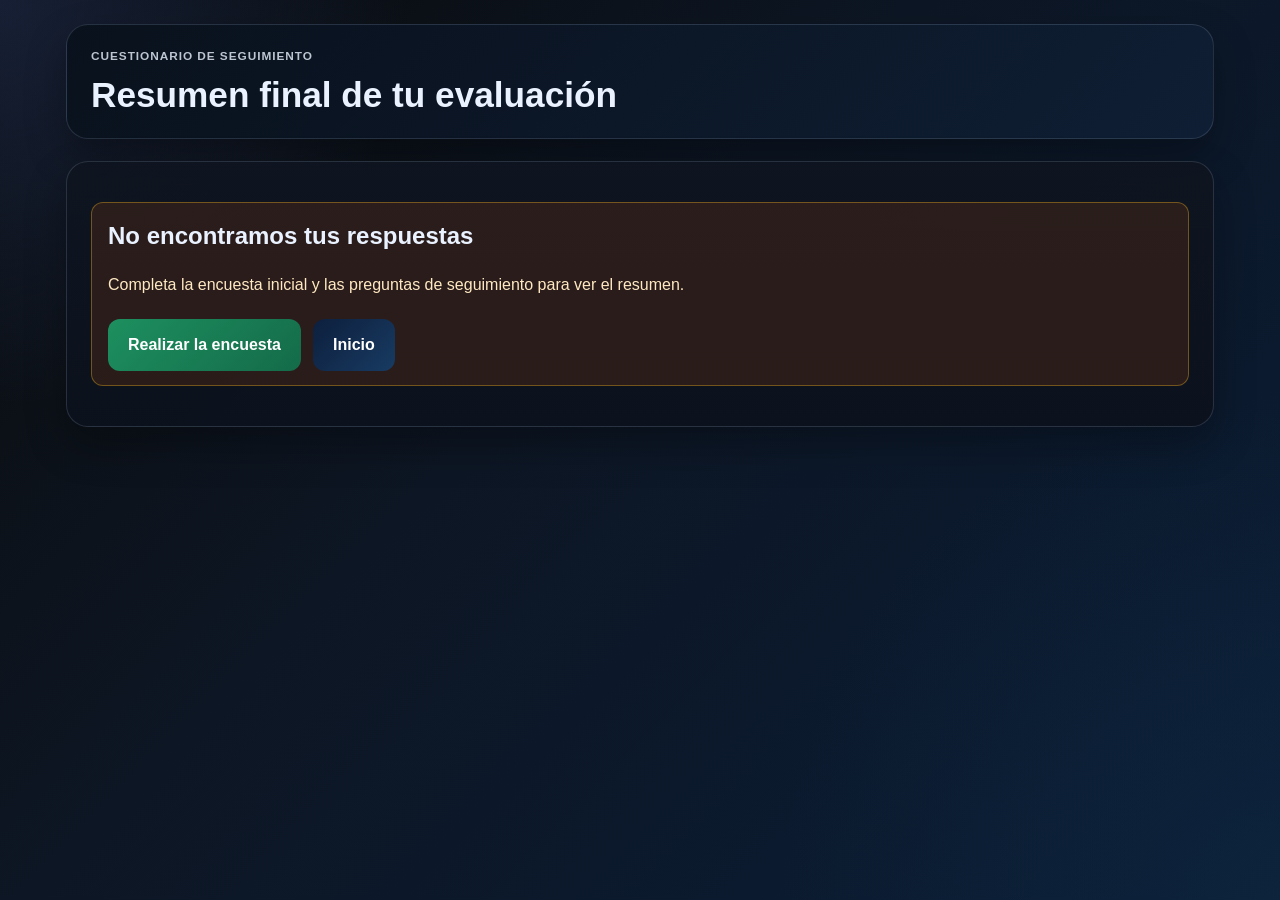
<file: final.html>
<!DOCTYPE html>
<html lang="es">
  <head>
    <meta charset="UTF-8" />
    <meta name="viewport" content="width=device-width, initial-scale=1.0" />
    <title>Resumen final de la evaluación</title>
    <link rel="stylesheet" href="seguimiento.css" />
    <style>
      .resource-list {
        margin: 0;
        padding-left: 22px;
        color: #d3deeb;
      }

      .resource-list li {
        margin-bottom: 12px;
      }

      .resource-list a {
        color: #bfdbfe;
        font-weight: 700;
      }

      .resource-list a:focus-visible {
        outline: 3px solid #fef3c7;
        outline-offset: 3px;
      }
    </style>
  </head>
  <body>
    <div class="container">
      <header class="topbar">
        <p class="eyebrow">Cuestionario de seguimiento</p>
        <h1>Resumen final de tu evaluación</h1>
      </header>
      <main class="card">
        <section id="errorPanel" class="notice" role="alert" hidden>
          <h2>No encontramos tus respuestas</h2>
          <p id="errorMessage"></p>
          <div class="actions">
            <a href="encuesta.html" class="btn btn-primary">Realizar la encuesta</a>
            <a href="index.html" class="btn btn-secondary">Inicio</a>
          </div>
        </section>

        <section id="finalContent" hidden>
          <p class="intro">Consulta el resultado de la encuesta inicial, una recomendación orientativa y tus respuestas de seguimiento.</p>

          <section id="resultSummary" class="result-summary" aria-labelledby="resultHeading">
            <div class="result-summary-main">
              <p class="result-kicker">Tu resultado PHQ-9</p>
              <h2 id="resultHeading">Clasificación</h2>
              <p id="classificationValue" class="classification-value"></p>
              <p id="resultMeaning" class="result-meaning"></p>
            </div>
            <div class="score-display" aria-label="Puntaje obtenido">
              <span>Puntaje</span>
              <strong id="scoreValue">0</strong>
              <small>de 27</small>
            </div>
          </section>

          <section id="riskAlert" class="danger-alert" role="alert" hidden>
            <h3>Es importante buscar apoyo clínico</h3>
            <p>La respuesta a la pregunta 9 señala pensamientos relacionados con hacerse daño o no querer vivir. Procura hablar ahora con una persona de confianza y buscar una valoración profesional. Si existe peligro inmediato, contacta a los servicios de emergencia de tu localidad.</p>
            <p>En México puedes llamar a la <strong>Línea de la Vida</strong>: <a href="tel:8009112000">800 911 2000</a>.</p>
          </section>

          <section class="recommendation" aria-labelledby="recommendationHeading">
            <h2 id="recommendationHeading">Recomendación orientativa</h2>
            <div id="recommendationContent"></div>
          </section>

          <section class="recommendation" aria-labelledby="resourcesHeading">
            <h2 id="resourcesHeading">Fuentes confiables para informarte</h2>
            <ul class="resource-list">
              <li>
                <a href="https://psicologia.uanl.mx/" target="_blank" rel="noopener noreferrer">Facultad de Psicología de la Universidad Autónoma de Nuevo León</a>.
                Consulta su sitio oficial y sus canales de contacto para conocer la información y opciones vigentes.
              </li>
              <li>
                <a href="https://www.imss.gob.mx/salud-en-linea/salud-mental" target="_blank" rel="noopener noreferrer">IMSS: Salud Mental</a>.
                Material informativo sobre bienestar emocional y salud mental.
              </li>
              <li>
                <a href="https://www.gob.mx/lineadelavida" target="_blank" rel="noopener noreferrer">Línea de la Vida</a>.
                Información y orientación sobre salud mental; en México también puedes llamar al <a href="tel:8009112000">800 911 2000</a>.
              </li>
            </ul>
          </section>

          <section aria-labelledby="followUpHeading">
            <h2 id="followUpHeading">Tus respuestas de seguimiento</h2>
            <ol id="answerList" class="answer-list"></ol>
          </section>

          <section id="secondFollowUpSection" aria-labelledby="secondFollowUpHeading" hidden>
            <h2 id="secondFollowUpHeading">Tus respuestas del segundo seguimiento</h2>
            <ol id="secondAnswerList" class="answer-list"></ol>
          </section>

          <section class="decision-section" aria-labelledby="decisionHeading">
            <h2 id="decisionHeading">Árbol de decisión y seguimientos</h2>
            <p>El puntaje determina la clasificación. Todos los resultados completan siete preguntas de seguimiento; los niveles moderado, moderadamente severo y severo continúan con tres preguntas adicionales antes del resumen final.</p>
            <div class="decision-legend"><span aria-hidden="true"></span> Ruta de tu resultado</div>
            <div class="decision-map-final" aria-label="Árbol de decisión PHQ-9 y etapas de seguimiento">
              <div id="finalNodeRoot" class="final-root active">Puntaje total PHQ-9 (0–27)</div>
              <div class="final-branches">
                <div class="final-column low">
                  <div id="finalNodeLow" class="final-condition">Puntaje de 0 a 14</div>
                  <div class="final-results">
                    <div id="finalNodeMinimo" class="final-leaf">0–4<br>Sin depresión / mínimo<br>7 preguntas</div>
                    <div id="finalNodeLeve" class="final-leaf">5–9<br>Depresión leve<br>7 preguntas</div>
                    <div id="finalNodeModerada" class="final-leaf">10–14<br>Depresión moderada<br>7 + 3 preguntas</div>
                  </div>
                </div>
                <div class="final-column high">
                  <div id="finalNodeHigh" class="final-condition">Puntaje de 15 a 27</div>
                  <div class="final-results">
                    <div id="finalNodeModeradamenteSevera" class="final-leaf">15–19<br>Depresión moderadamente severa<br>7 + 3 preguntas</div>
                    <div id="finalNodeSevera" class="final-leaf">20–27<br>Depresión severa<br>7 + 3 preguntas</div>
                  </div>
                </div>
              </div>
              <div id="finalNodeFollowUp1" class="final-condition">Seguimiento inicial<br>7 preguntas para todos los resultados</div>
              <div class="final-branches">
                <div id="finalNodeDirectToSummary" class="final-leaf">Mínimo o leve<br>Continúa al resumen final</div>
                <div id="finalNodeFollowUp2" class="final-leaf">Moderado, moderadamente severo o severo<br>Segundo seguimiento<br>3 preguntas sobre el lugar físico identificado</div>
              </div>
              <div id="finalNodeSummary" class="final-root">Resumen final</div>
            </div>
          </section>

          <p class="disclaimer">Esta herramienta es solo con fines académicos y de orientación. El resultado no es un diagnóstico y no sustituye la atención de un profesional de la salud.</p>
          <div class="actions">
            <a href="encuesta.html" class="btn btn-primary">Realizar una nueva evaluación</a>
            <a href="index.html" class="btn btn-secondary">Volver al inicio</a>
          </div>
          <section class="thanks-note" aria-labelledby="thanksHeading">
            <h2 id="thanksHeading">¡Gracias por participar!</h2>
            <p>Gracias por completar la encuesta y compartir tus respuestas. Tu participación nos ayuda con este proyecto académico.</p>
          </section>
        </section>
      </main>
    </div>
    <script>
      (function () {
        const errorPanel = document.getElementById('errorPanel');
        const errorMessage = document.getElementById('errorMessage');
        const finalContent = document.getElementById('finalContent');

        function showError(message) {
          errorMessage.textContent = message;
          errorPanel.hidden = false;
        }

        function getLevel(total) {
          if (total <= 4) return { key: 'minimo', label: 'Mínimo / sin depresión' };
          if (total <= 9) return { key: 'leve', label: 'Depresión leve' };
          if (total <= 14) return { key: 'moderada', label: 'Depresión moderada' };
          if (total <= 19) return { key: 'moderadamenteSevera', label: 'Depresión moderadamente severa' };
          return { key: 'severa', label: 'Depresión severa' };
        }

        const recommendationByLevel = {
          minimo: [
            'El puntaje se encuentra en el rango mínimo de esta herramienta. Este resultado es orientativo y no confirma ni descarta por sí solo una condición de salud. Si te sientes bien, puedes mantener hábitos que apoyen tu bienestar: horarios regulares de sueño, alimentación suficiente, movimiento físico que disfrutes y pausas para descansar.',
            'Procura conservar contacto con personas de confianza y reservar tiempo para actividades significativas. Si notas cambios en tu ánimo, interés, sueño o funcionamiento cotidiano que persisten o te preocupan, habla con alguien de confianza y considera consultar a un profesional de salud.'
          ],
          leve: [
            'El puntaje sugiere que podrías estar experimentando algunas molestias emocionales. Intenta elegir pasos pequeños y realistas para los próximos días: mantener una rutina básica, cuidar el descanso, realizar algo de movimiento y apartar un momento para una actividad que normalmente disfrutas.',
            'Compartir cómo te sientes con una persona de confianza puede ayudarte a no llevarlo en soledad. Si las molestias persisten, empeoran o interfieren con tus actividades, considera pedir orientación a un profesional de salud mental o a un servicio de salud. Un profesional podrá escuchar tu situación y recomendar opciones adecuadas para ti.'
          ],
          moderada: [
            'El resultado hace recomendable solicitar una valoración con un psicólogo, médico u otro profesional de salud mental. Puedes comentar cuánto tiempo llevas sintiéndote así, qué actividades se han vuelto difíciles y qué apoyos tienes disponibles. El profesional podrá explorar contigo alternativas de atención y decidir los siguientes pasos.',
            'Mientras organizas esa consulta, intenta mantener las necesidades básicas y una rutina sencilla, y considera pedir a alguien de confianza que te acompañe o te ayude a encontrar atención. No tienes que resolver todo de una vez; acordar un primer paso concreto puede hacer más fácil comenzar. Evita iniciar o suspender medicamentos sin indicación profesional.'
          ],
          moderadamenteSevera: [
            'Por el nivel de resultado, es importante buscar atención profesional pronto y no dejarlo únicamente en estrategias de autocuidado. Contacta a un servicio de salud mental o a un médico para solicitar una valoración y conversar sobre las opciones de apoyo apropiadas para tu situación.',
            'Pide a una persona de confianza que te acompañe, te ayude a contactar un servicio de salud o esté pendiente de ti. Si te resulta difícil realizar tareas cotidianas, coméntalo al profesional y solicita apoyo práctico mientras recibes atención. Cualquier decisión sobre terapia o medicamentos debe tomarse con un profesional de salud.'
          ],
          severa: [
            'Este resultado requiere atención clínica prioritaria. Busca ayuda profesional cuanto antes, contactando a un servicio de salud mental, a un médico o a un servicio de urgencias. Si puedes, dile ahora a una persona de confianza cómo te sientes y pídele que te acompañe; procura no afrontar esta situación sin apoyo.',
            'Si sientes que podrías estar en peligro inmediato, acude a urgencias o contacta a los servicios de emergencia de tu localidad. En México también puedes llamar a la Línea de la Vida al 800 911 2000. Esta recomendación no sustituye una valoración clínica; un profesional puede ayudarte a definir el apoyo más adecuado. No inicies ni cambies medicamentos por cuenta propia.'
          ]
        };

        let result;
        let followUp;
        try {
          const resultRaw = localStorage.getItem('phq9Result');
          const followUpRaw = localStorage.getItem('phq9FollowUp');
          if (!resultRaw || !followUpRaw) {
            showError('Completa la encuesta inicial y las preguntas de seguimiento para ver el resumen.');
            return;
          }
          result = JSON.parse(resultRaw);
          followUp = JSON.parse(followUpRaw);
        } catch (error) {
          showError('No fue posible leer los datos guardados. Vuelve a realizar la encuesta para generar un resumen nuevo.');
          return;
        }

        const total = Number(result.total);
        const level = Number.isInteger(total) && total >= 0 && total <= 27 ? getLevel(total) : null;
        const q9 = Number(result.q9);
        if (!level || !Number.isInteger(q9) || q9 < 0 || q9 > 3) {
          showError('El resultado guardado no es válido. Vuelve a realizar la encuesta para generar un resumen nuevo.');
          return;
        }

        const needsSecondFollowUp = ['moderada', 'moderadamenteSevera', 'severa'].indexOf(level.key) !== -1;
        const secondAnswers = Array.isArray(followUp.secondAnswers) ? followUp.secondAnswers : [];
        if (followUp.level !== level.key || !Array.isArray(followUp.answers) || followUp.answers.length !== 7 ||
            followUp.answers.some(function (item) {
              return !item || typeof item.question !== 'string' || typeof item.answer !== 'string';
            }) || (needsSecondFollowUp && secondAnswers.length !== 3) ||
            (!needsSecondFollowUp && secondAnswers.length !== 0) ||
            secondAnswers.some(function (item) {
              return !item || typeof item.question !== 'string' || typeof item.answer !== 'string';
            })) {
          showError('Las respuestas de seguimiento no corresponden a este resultado o están incompletas. Vuelve a realizar la encuesta.');
          return;
        }

        document.getElementById('scoreValue').textContent = String(total);
        document.getElementById('classificationValue').textContent = level.label;
        const resultSummary = document.getElementById('resultSummary');
        resultSummary.className = 'result-summary ' + level.key;

        const resultMeaningByLevel = {
          minimo: 'Rango mínimo: 0 a 4 puntos',
          leve: 'Rango leve: 5 a 9 puntos',
          moderada: 'Rango moderado: 10 a 14 puntos',
          moderadamenteSevera: 'Rango moderadamente severo: 15 a 19 puntos',
          severa: 'Rango severo: 20 a 27 puntos'
        };
        document.getElementById('resultMeaning').textContent = resultMeaningByLevel[level.key];
        document.getElementById('riskAlert').hidden = q9 === 0;

        const recommendationContent = document.getElementById('recommendationContent');
        recommendationByLevel[level.key].forEach(function (text) {
          const paragraph = document.createElement('p');
          paragraph.textContent = text;
          recommendationContent.appendChild(paragraph);
        });

        if (needsSecondFollowUp) {
          const locationTextByAnswer = {
            'Casa': 'casa',
            'Escuela o facultad': 'la escuela o facultad',
            'Trabajo': 'el trabajo',
            'Traslados o espacios públicos': 'los traslados o espacios públicos',
            'Varios lugares o no identifico uno': 'varios lugares o todavía no tienes claro cuál',
            'Escuela, facultad o trabajo': 'la escuela, facultad o el trabajo',
            'Estudio o trabajo': 'el estudio o el trabajo',
            'Familia o relaciones': 'la familia o las relaciones',
            'Salud o cambios personales': 'la salud o los cambios personales',
            'No identifico un ámbito': 'un ámbito que no identificaste con claridad'
          };
          const situationTextByAnswer = {
            'Aumentan las tareas o responsabilidades': 'el aumento de tareas o responsabilidades',
            'Ocurre un conflicto o una interacción difícil': 'un conflicto o una interacción difícil',
            'El ruido, la aglomeración o la falta de privacidad me afectan': 'el ruido, la aglomeración o la falta de privacidad',
            'No noto un detonante claro': 'no haber identificado un detonante claro',
            'Se acumulan tareas o exigencias': 'la acumulación de tareas o exigencias',
            'Tengo conflictos o interacciones difíciles': 'los conflictos o las interacciones difíciles',
            'El entorno se siente ruidoso, aglomerado o poco privado': 'el ruido, la aglomeración o la falta de privacidad',
            'Varias situaciones a la vez': 'varias situaciones a la vez',
            'Tengo un conflicto o una interacción difícil': 'un conflicto o una interacción difícil',
            'El entorno se siente poco seguro o impredecible': 'la sensación de inseguridad o de imprevisibilidad en el entorno',
            'Me cuesta atender mis necesidades o salir de ahí': 'la dificultad para atender tus necesidades o salir de ese lugar',
            'No puedo identificarlo ahora': 'no haber identificado un factor concreto por ahora'
          };
          const supportTextByAnswer = {
            'Tener un espacio tranquilo para hacer una pausa': 'tener un espacio tranquilo para hacer una pausa',
            'Contar con apoyo de alguien de confianza': 'contar con el apoyo de alguien de confianza',
            'Ajustar tareas o responsabilidades': 'ajustar tareas o responsabilidades',
            'Recibir orientación profesional': 'recibir orientación profesional',
            'Tener acceso a un espacio más tranquilo': 'tener acceso a un espacio más tranquilo',
            'Pedir apoyo a una persona de confianza': 'pedir apoyo a una persona de confianza',
            'Acordar cambios en tareas o responsabilidades': 'acordar cambios en tareas o responsabilidades',
            'Hablar con un profesional de salud': 'hablar con un profesional de salud',
            'Una persona de confianza que pueda acompañarme': 'contar con el acompañamiento de una persona de confianza',
            'Un profesional o servicio de salud': 'contactar a un profesional o servicio de salud',
            'Un servicio de emergencia si hay peligro inmediato': 'contactar a un servicio de emergencia si hay peligro inmediato',
            'Necesito que alguien me ayude a encontrar apoyo': 'pedir ayuda a alguien para encontrar apoyo'
          };
          const locationAnswer = followUp.answers[1].answer;
          const situationAnswer = secondAnswers[0].answer;
          const supportAnswer = secondAnswers[2].answer;
          const recommendationContext = document.createElement('p');
          recommendationContext.textContent = 'Tus respuestas indican que las dificultades se presentan principalmente en ' +
            (locationTextByAnswer[locationAnswer] || 'el lugar que identificaste') +
            '. Un factor que señalaste es ' + (situationTextByAnswer[situationAnswer] || 'la situación que describiste') +
            '. Como apoyo, podría servirte ' + (supportTextByAnswer[supportAnswer] || 'explorar alternativas con alguien de confianza') +
            '. Puedes conversar sobre estas opciones con una persona de confianza o un profesional de salud para encontrar apoyos concretos y seguros para ese entorno.';
          recommendationContent.appendChild(recommendationContext);
        }

        const answerList = document.getElementById('answerList');
        followUp.answers.forEach(function (item) {
          const listItem = document.createElement('li');
          const question = document.createElement('strong');
          const answer = document.createElement('span');
          question.textContent = item.question;
          answer.textContent = item.answer;
          listItem.appendChild(question);
          listItem.appendChild(answer);
          answerList.appendChild(listItem);
        });

        if (secondAnswers.length > 0) {
          const secondAnswerList = document.getElementById('secondAnswerList');
          secondAnswers.forEach(function (item) {
            const listItem = document.createElement('li');
            const question = document.createElement('strong');
            const answer = document.createElement('span');
            question.textContent = item.question;
            answer.textContent = item.answer;
            listItem.appendChild(question);
            listItem.appendChild(answer);
            secondAnswerList.appendChild(listItem);
          });
          document.getElementById('secondFollowUpSection').hidden = false;
        }

        const finalNodes = {
          low: document.getElementById('finalNodeLow'),
          high: document.getElementById('finalNodeHigh'),
          minimo: document.getElementById('finalNodeMinimo'),
          leve: document.getElementById('finalNodeLeve'),
          moderada: document.getElementById('finalNodeModerada'),
          moderadamenteSevera: document.getElementById('finalNodeModeradamenteSevera'),
          severa: document.getElementById('finalNodeSevera'),
          followUp1: document.getElementById('finalNodeFollowUp1'),
          directToSummary: document.getElementById('finalNodeDirectToSummary'),
          followUp2: document.getElementById('finalNodeFollowUp2'),
          summary: document.getElementById('finalNodeSummary')
        };

        if (level.key === 'minimo' || level.key === 'leve' || level.key === 'moderada') {
          finalNodes.low.classList.add('active');
        } else {
          finalNodes.high.classList.add('active');
        }
        finalNodes[level.key].classList.add('active');
        finalNodes.followUp1.classList.add('active');
        finalNodes.summary.classList.add('active');
        finalNodes[needsSecondFollowUp ? 'followUp2' : 'directToSummary'].classList.add('active');

        finalContent.hidden = false;
      })();
    </script>
  </body>
</html>
</file>
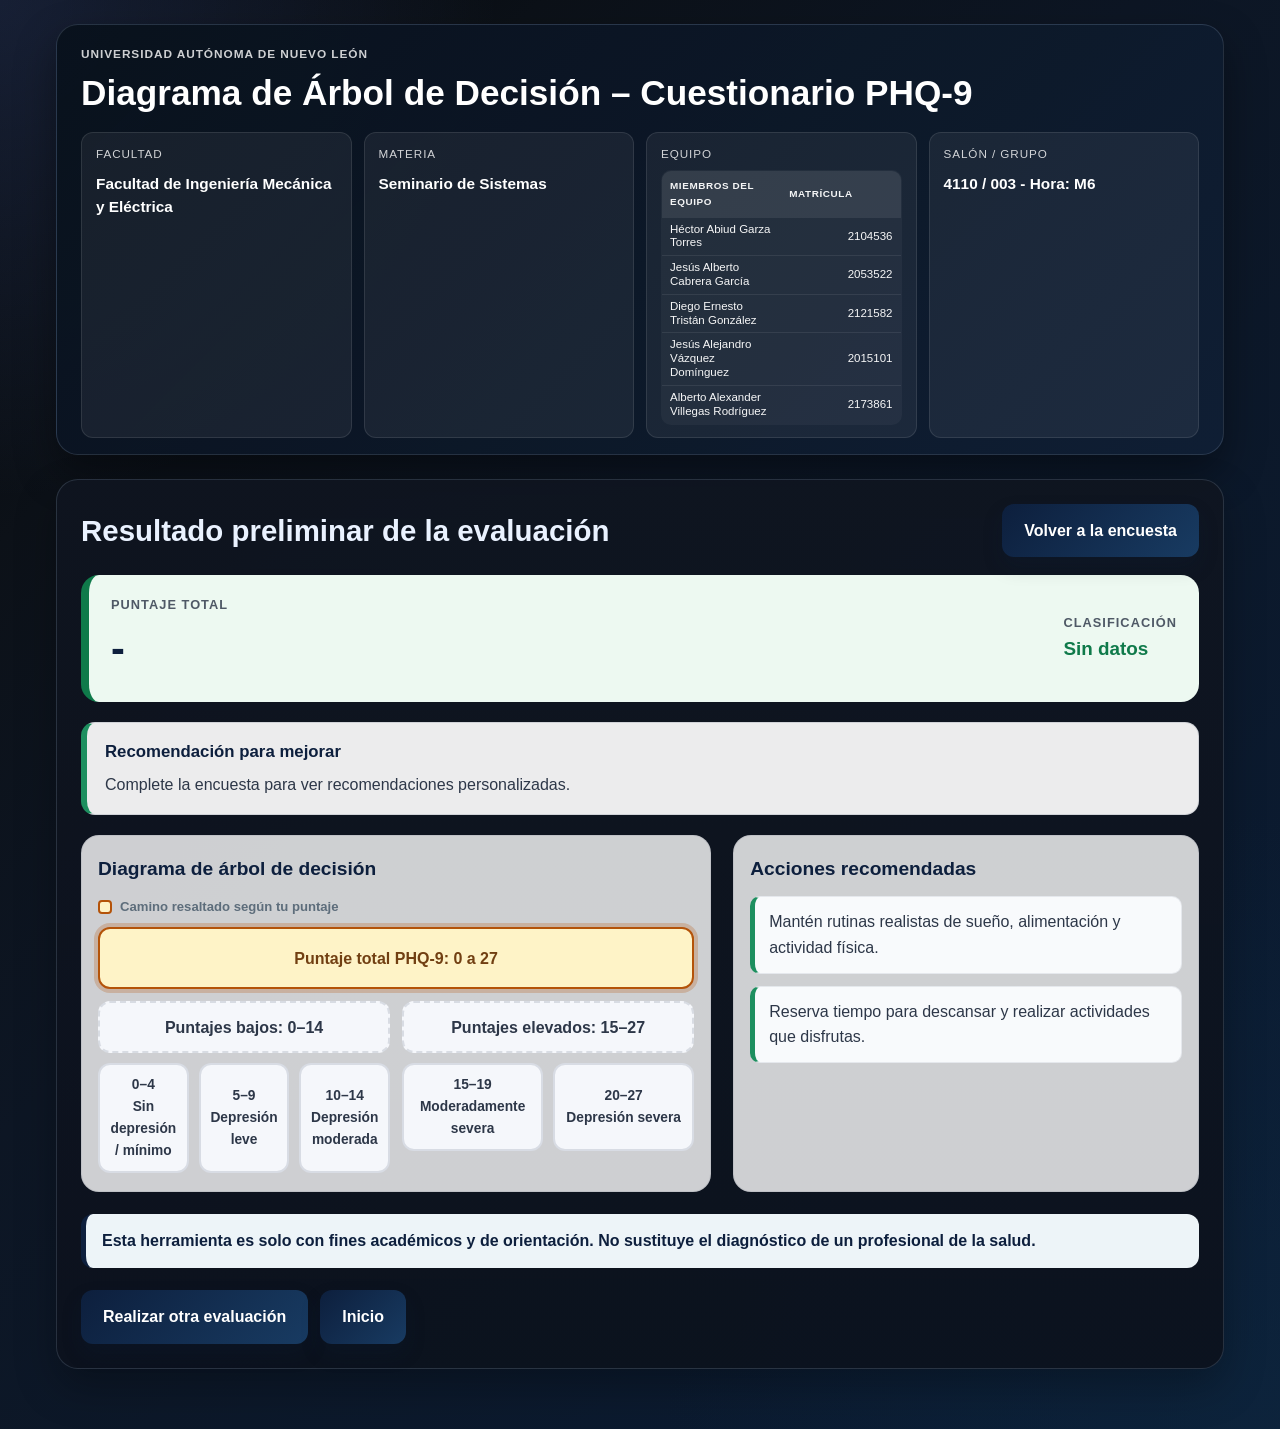
<file: resultado.html>
<!DOCTYPE html>
<html lang="es">
  <head>
    <meta charset="UTF-8" />
    <meta name="viewport" content="width=device-width, initial-scale=1.0" />
    <title>Resultado PHQ-9</title>
    <style>
      :root {
        --navy: #0d1f3d;
        --navy-deep: #09172d;
        --green: #1d8f5f;
        --green-deep: #146b49;
        --green-soft: #ebf8f1;
        --blue-soft: #edf4ff;
        --gray-50: #f8fafc;
        --gray-100: #eef3f7;
        --gray-200: #dfe7ee;
        --gray-500: #5d6d7b;
        --gray-700: #2d3748;
        --warning: #fef3c7;
        --warning-text: #92400e;
        --danger: #b42318;
        --danger-soft: #fff1f2;
        --shadow: 0 20px 45px rgba(8, 22, 43, 0.12);
      }

      * { box-sizing: border-box; }
      body {
        margin: 0;
        min-height: 100vh;
        font-family: Arial, Helvetica, sans-serif;
        background:
          radial-gradient(circle at top left, rgba(112, 146, 255, 0.18), transparent 26%),
          radial-gradient(circle at bottom right, rgba(14, 38, 62, 0.7), transparent 32%),
          linear-gradient(135deg, #030608 0%, #0c1118 20%, #0d1624 42%, #0a1d36 100%);
        color: var(--gray-700);
        line-height: 1.6;
      }

      .container {
        max-width: 1200px;
        margin: 0 auto;
        padding: 24px 16px 60px;
      }

      .topbar {
        background: linear-gradient(135deg, rgba(9, 17, 28, 0.96) 0%, rgba(16, 31, 53, 0.94) 100%);
        color: #fff;
        border-radius: 22px;
        padding: 20px 24px 16px;
        box-shadow: 0 18px 40px rgba(0, 0, 0, 0.38);
        border: 1px solid rgba(167, 188, 214, 0.18);
      }

      .topbar-head {
        display: flex;
        justify-content: space-between;
        align-items: flex-start;
        gap: 16px;
        flex-wrap: wrap;
      }

      .eyebrow {
        margin: 0 0 8px;
        letter-spacing: 0.08em;
        text-transform: uppercase;
        font-size: 0.74rem;
        opacity: 0.8;
        font-weight: 700;
      }

      h1 {
        margin: 0;
        font-size: clamp(1.9rem, 1.4rem + 1vw, 2.8rem);
        line-height: 1.2;
      }

      .institution-badge {
        min-width: 120px;
        background: rgba(255,255,255,0.07);
        border: 1px solid rgba(255,255,255,0.12);
        border-radius: 14px;
        text-align: center;
        padding: 12px 14px;
      }

      .institution-badge strong {
        display: block;
        font-size: 1.3rem;
        letter-spacing: 0.08em;
      }

      .institution-badge span {
        display: block;
        margin-top: 4px;
        font-size: 0.72rem;
        opacity: 0.8;
      }

      .meta-grid {
        margin-top: 18px;
        display: grid;
        grid-template-columns: repeat(auto-fit, minmax(220px, 1fr));
        gap: 12px;
      }

      .meta-item {
        background: rgba(255,255,255,0.06);
        border: 1px solid rgba(255,255,255,0.1);
        border-radius: 12px;
        padding: 12px 14px;
        display: flex;
        flex-direction: column;
        justify-content: flex-start;
      }

      .meta-item span {
        display: block;
        font-size: 0.73rem;
        letter-spacing: 0.08em;
        text-transform: uppercase;
        opacity: 0.8;
      }

      .meta-item strong {
        display: block;
        margin-top: 8px;
        font-size: 0.96rem;
        line-height: 1.5;
      }

      .team-table {
        width: 100%;
        border-collapse: collapse;
        margin-top: 6px;
        background: rgba(255, 255, 255, 0.04);
        border: 1px solid rgba(255, 255, 255, 0.12);
        border-radius: 10px;
        overflow: hidden;
        table-layout: fixed;
      }

      .team-table th,
      .team-table td {
        text-align: left;
        padding: 5px 8px;
        border-bottom: 1px solid rgba(255, 255, 255, 0.08);
        vertical-align: middle;
      }

      .team-table thead th {
        background: rgba(255, 255, 255, 0.08);
        color: rgba(255, 255, 255, 0.95);
        font-size: 0.62rem;
        letter-spacing: 0.06em;
        text-transform: uppercase;
        padding-top: 7px;
        padding-bottom: 7px;
      }

      .team-table tbody td {
        color: rgba(255, 255, 255, 0.96);
        font-size: 0.72rem;
        line-height: 1.2;
      }

      .team-table tbody td:last-child {
        width: 26%;
        text-align: right;
        white-space: nowrap;
      }

      .team-table tbody tr:last-child td {
        border-bottom: none;
      }

      .card {
        margin-top: 24px;
        background: linear-gradient(180deg, rgba(15, 21, 32, 0.9), rgba(12, 18, 29, 0.92));
        border: 1px solid rgba(167, 188, 214, 0.18);
        border-radius: 22px;
        box-shadow: 0 18px 42px rgba(0, 0, 0, 0.28);
        padding: 24px;
      }

      .section-head {
        display: flex;
        justify-content: space-between;
        align-items: center;
        gap: 12px;
        flex-wrap: wrap;
        margin-bottom: 18px;
      }

      h2 {
        margin: 0;
        color: #eaf2ff;
        font-size: clamp(1.5rem, 1.2rem + 0.8vw, 2rem);
      }

      .score-card {
        display: flex;
        justify-content: space-between;
        align-items: center;
        gap: 16px;
        flex-wrap: wrap;
        border-radius: 18px;
        padding: 20px 22px;
        margin-bottom: 20px;
        border-left: 8px solid var(--green);
        background: var(--green-soft);
      }

      .score-card.minimo { background: #edf9f1; border-left-color: #0f7a4a; }
      .score-card.leve { background: #eef6ff; border-left-color: #2563eb; }
      .score-card.moderada { background: #fff7e8; border-left-color: #d97706; }
      .score-card.moderadamenteSevera { background: #fff1f2; border-left-color: #dc2626; }
      .score-card.severa { background: #fff0f0; border-left-color: #991b1b; }

      .score-label {
        font-size: 0.8rem;
        letter-spacing: 0.08em;
        text-transform: uppercase;
        opacity: 0.82;
        font-weight: 700;
      }

      .score-value {
        font-size: clamp(2.3rem, 1.8rem + 1vw, 3.2rem);
        font-weight: 800;
        color: var(--navy);
      }

      .classification {
        font-size: 1.18rem;
        font-weight: 800;
      }

      .classification.minimo { color: #0f7a4a; }
      .classification.leve { color: #2563eb; }
      .classification.moderada { color: #a16207; }
      .classification.moderadamenteSevera { color: #b91c1c; }
      .classification.severa { color: #991b1b; }

      .danger-alert {
        display: none;
        background: var(--danger-soft);
        border: 1px solid rgba(180,35,24,0.2);
        border-left: 6px solid var(--danger);
        border-radius: 14px;
        padding: 18px 20px;
        margin: 18px 0 20px;
      }

      .danger-alert.visible { display: block; }

      .danger-alert h3 {
        margin: 0 0 8px;
        color: var(--danger);
      }

      .danger-alert p { margin: 0 0 8px; }
      .danger-alert a { color: var(--danger); font-weight: 700; }
      .btn[hidden] { display: none; }

      .recommendation {
        margin: 18px 0 20px;
        background: rgba(255,255,255,0.92);
        border: 1px solid rgba(13,31,61,0.12);
        border-left: 6px solid var(--green);
        border-radius: 14px;
        padding: 16px 18px;
        color: var(--gray-700);
      }

      .recommendation h3 {
        margin: 0 0 6px;
        color: var(--navy);
        font-size: 1.05rem;
      }

      .recommendation p { margin: 0; }

      .preliminary-notice {
        margin: 0 0 18px;
        padding: 14px 16px;
        border-left: 6px solid var(--navy);
        border-radius: 12px;
        color: var(--navy);
        background: var(--blue-soft);
      }

      .preliminary-notice h3 {
        margin: 0 0 6px;
        color: var(--navy);
      }

      .preliminary-notice p { margin: 0; }

      .layout {
        display: grid;
        grid-template-columns: 1.15fr 0.85fr;
        gap: 22px;
      }

      .panel {
        background: rgba(255,255,255,0.8);
        border: 1px solid rgba(13,31,61,0.08);
        border-radius: 18px;
        padding: 18px 16px;
      }

      .panel h3 {
        margin: 0 0 12px;
        color: var(--navy);
        font-size: 1.2rem;
      }

      .tree {
        display: grid;
        gap: 12px;
      }

      .tree-row {
        display: grid;
        gap: 12px;
      }

      .tree-row.single { grid-template-columns: 1fr; }
      .tree-row.double { grid-template-columns: repeat(2, minmax(180px, 1fr)); }
      .tree-row.triple { grid-template-columns: repeat(3, minmax(150px, 1fr)); }

      .node {
        position: relative;
        background: #f5f7fb;
        border: 2px solid rgba(13,31,61,0.12);
        border-radius: 12px;
        min-height: 74px;
        display: flex;
        align-items: center;
        justify-content: center;
        text-align: center;
        padding: 10px 12px;
        font-weight: 700;
        color: var(--gray-700);
        transition: all 0.2s ease;
      }

      .node.active {
        background: #fef3c7;
        border-color: #b45309;
        color: #713f12;
        box-shadow: 0 0 0 4px rgba(180,83,9,0.25);
      }

      .tree-arrow {
        text-align: center;
        color: var(--green);
        font-size: 1.5rem;
        font-weight: 800;
      }

      .decision-map {
        display: grid;
        gap: 12px;
      }

      .decision-root,
      .decision-condition,
      .decision-leaf {
        display: flex;
        align-items: center;
        justify-content: center;
        text-align: center;
        border: 2px solid rgba(13,31,61,0.12);
        border-radius: 12px;
        background: #f5f7fb;
        color: var(--gray-700);
        font-weight: 800;
      }

      .decision-root {
        min-height: 62px;
        background: var(--navy);
        color: #fff;
        border-color: var(--navy);
      }

      .decision-branches {
        display: grid;
        grid-template-columns: repeat(2, minmax(0, 1fr));
        gap: 12px;
      }

      .decision-column {
        display: grid;
        align-content: start;
        gap: 10px;
        min-width: 0;
      }

      .decision-condition {
        min-height: 52px;
        border-style: dashed;
      }

      .decision-results {
        display: grid;
        grid-template-columns: repeat(3, minmax(0, 1fr));
        gap: 10px;
      }

      .decision-column.high .decision-results {
        grid-template-columns: repeat(2, minmax(0, 1fr));
      }

      .decision-leaf {
        min-height: 76px;
        padding: 9px 8px;
        font-size: 0.86rem;
      }

      .decision-root.active,
      .decision-condition.active,
      .decision-leaf.active {
        background: #fef3c7;
        border-color: #b45309;
        color: #713f12;
        box-shadow: 0 0 0 4px rgba(180,83,9,0.25);
      }

      .decision-legend {
        display: flex;
        align-items: center;
        gap: 8px;
        margin-bottom: 10px;
        color: var(--gray-500);
        font-size: 0.82rem;
        font-weight: 700;
      }

      .decision-legend span {
        width: 14px;
        height: 14px;
        border-radius: 4px;
        background: #fef3c7;
        border: 2px solid #b45309;
      }

      .advice-list {
        list-style: none;
        padding: 0;
        margin: 0;
        display: grid;
        gap: 12px;
      }

      .advice-list li {
        background: var(--gray-50);
        border: 1px solid rgba(13,31,61,0.08);
        border-left: 5px solid var(--green);
        border-radius: 10px;
        padding: 12px 14px;
      }

      .disclaimer {
        margin-top: 22px;
        background: #edf4f8;
        border-left: 5px solid var(--navy);
        border-radius: 12px;
        padding: 14px 16px;
        font-weight: 700;
        color: var(--navy);
      }

      .actions {
        margin-top: 22px;
        display: flex;
        gap: 12px;
        flex-wrap: wrap;
      }

      .btn {
        display: inline-flex;
        align-items: center;
        justify-content: center;
        border: none;
        border-radius: 12px;
        padding: 14px 22px;
        font-weight: 700;
        font-size: 1rem;
        cursor: pointer;
        text-decoration: none;
        transition: transform 0.2s ease, box-shadow 0.2s ease;
      }

      .btn:hover, .btn:focus-visible { transform: translateY(-1px); }
      .btn-primary {
        background: linear-gradient(135deg, var(--green) 0%, var(--green-deep) 100%);
        color: #fff;
        box-shadow: 0 10px 20px rgba(29,143,95,0.2);
      }
      .btn-secondary {
        background: linear-gradient(135deg, var(--navy) 0%, #183b62 100%);
        color: #fff;
        box-shadow: 0 10px 20px rgba(13,31,61,.18);
      }

      @media (max-width: 820px) {
        .layout, .tree-row.double, .tree-row.triple { grid-template-columns: 1fr; }
        .decision-branches,
        .decision-results,
        .decision-column.high .decision-results { grid-template-columns: 1fr; }
        .actions { flex-direction: column; align-items: stretch; }
        .btn { width: 100%; }
      }
    </style>
  </head>
  <body>
    <div class="container">
      <header class="topbar">
        <div class="topbar-head">
          <div>
            <p class="eyebrow">Universidad Autónoma de Nuevo León</p>
            <h1>Diagrama de Árbol de Decisión – Cuestionario PHQ-9</h1>
          </div>
        </div>

        <div class="meta-grid">
          <div class="meta-item">
            <span>Facultad</span>
            <strong>Facultad de Ingeniería Mecánica y Eléctrica</strong>
          </div>
          <div class="meta-item">
            <span>Materia</span>
            <strong>Seminario de Sistemas</strong>
          </div>
          <div class="meta-item">
            <span>Equipo</span>
            <table class="team-table" aria-label="Integrantes del equipo">
              <thead>
                <tr>
                  <th>Miembros del Equipo</th>
                  <th>Matrícula</th>
                </tr>
              </thead>
              <tbody>
                <tr><td>Héctor Abiud Garza Torres</td><td>2104536</td></tr>
                <tr><td>Jesús Alberto Cabrera García</td><td>2053522</td></tr>
                <tr><td>Diego Ernesto Tristán González</td><td>2121582</td></tr>
                <tr><td>Jesús Alejandro Vázquez Domínguez</td><td>2015101</td></tr>
                <tr><td>Alberto Alexander Villegas Rodríguez</td><td>2173861</td></tr>
              </tbody>
            </table>
          </div>
          <div class="meta-item">
            <span>Salón / Grupo</span>
            <strong>4110 / 003 - Hora: M6</strong>
          </div>
        </div>
      </header>

      <main class="card">
        <div class="section-head">
          <h2>Resultado preliminar de la evaluación</h2>
          <a href="encuesta.html" class="btn btn-secondary">Volver a la encuesta</a>
        </div>

        <aside id="preliminaryNotice" class="preliminary-notice" role="note" hidden>
          <h3>Este resultado es preliminar</h3>
          <p>Se basa solo en tus respuestas al cuestionario inicial; la evaluación todavía continúa. Selecciona “Continuar con el seguimiento” y responde las preguntas indicadas. Al completar las etapas de seguimiento podrás consultar el resumen final.</p>
        </aside>

        <div id="scoreCard" class="score-card minimo" aria-live="polite">
          <div>
            <div class="score-label">Puntaje total</div>
            <div id="scoreValue" class="score-value">0</div>
          </div>
          <div>
            <div class="score-label">Clasificación</div>
            <div id="classificationText" class="classification minimo">Mínimo / sin depresión</div>
          </div>
        </div>

        <div id="riskAlert" class="danger-alert" role="alert">
          <h3>Bandera de riesgo: requiere valoración clínica inmediata</h3>
          <p>Su respuesta en la pregunta 9 indica la presencia de pensamientos relacionados con el riesgo de daño o ideación suicida. Es necesario que reciba una valoración de riesgo y atención clínica inmediata, con acompañamiento continuo y apoyo de su red cercana.</p>
          <p>Contacte a la <strong>Línea de la Vida (México)</strong>: <a href="tel:8009112000">800 911 2000</a></p>
        </div>

        <section id="recommendation" class="recommendation" aria-live="polite">
          <h3 id="recommendationTitle">Recomendación para mejorar</h3>
          <p id="recommendationText"></p>
        </section>

        <div class="layout">
          <section class="panel">
            <h3>Diagrama de árbol de decisión</h3>
            <div class="decision-legend"><span aria-hidden="true"></span> Camino resaltado según tu puntaje</div>
            <div class="decision-map" aria-label="Diagrama ramificado del puntaje PHQ-9">
              <div id="node-root" class="decision-root active">Puntaje total PHQ-9: 0 a 27</div>
              <div class="decision-branches">
                <div class="decision-column low">
                  <div id="node-low" class="decision-condition">Puntajes bajos: 0–14</div>
                  <div class="decision-results">
                    <div id="node-minimo" class="decision-leaf">0–4<br>Sin depresión / mínimo</div>
                    <div id="node-leve" class="decision-leaf">5–9<br>Depresión leve</div>
                    <div id="node-moderada" class="decision-leaf">10–14<br>Depresión moderada</div>
                  </div>
                </div>
                <div class="decision-column high">
                  <div id="node-high" class="decision-condition">Puntajes elevados: 15–27</div>
                  <div class="decision-results">
                    <div id="node-ms" class="decision-leaf">15–19<br>Moderadamente severa</div>
                    <div id="node-sev" class="decision-leaf">20–27<br>Depresión severa</div>
                  </div>
                </div>
              </div>
            </div>
          </section>

          <aside class="panel">
            <h3>Acciones recomendadas</h3>
            <ul id="adviceList" class="advice-list"></ul>
          </aside>
        </div>

        <div class="disclaimer">Esta herramienta es solo con fines académicos y de orientación. No sustituye el diagnóstico de un profesional de la salud.</div>

        <div class="actions">
          <a id="followUpBtn" href="#" class="btn btn-primary" hidden>Continuar con el seguimiento</a>
          <a href="encuesta.html" class="btn btn-secondary">Realizar otra evaluación</a>
          <a href="index.html" class="btn btn-secondary">Inicio</a>
        </div>
      </main>
    </div>

    <script>
      const resultKey = 'phq9Result';
      const scoreCard = document.getElementById('scoreCard');
      const scoreValue = document.getElementById('scoreValue');
      const classificationText = document.getElementById('classificationText');
      const riskAlert = document.getElementById('riskAlert');
      const adviceList = document.getElementById('adviceList');
      const recommendationText = document.getElementById('recommendationText');
      const followUpBtn = document.getElementById('followUpBtn');
      const preliminaryNotice = document.getElementById('preliminaryNotice');
      const followUpPageByLevel = {
        minimo: 'seguimiento-minimo.html',
        leve: 'seguimiento-leve.html',
        moderada: 'seguimiento-moderada.html',
        moderadamenteSevera: 'seguimiento-moderadamente-severa.html',
        severa: 'seguimiento-severa.html'
      };

      const recommendationByLevel = {
        minimo: 'Para mantener este estado, conserva rutinas de sueño regulares, realiza actividad física con frecuencia, aliméntate de manera balanceada y practica momentos de descanso o respiración consciente durante el día.',
        leve: 'Para mejorar gradualmente, procura mantener contacto con personas de confianza, organiza una rutina diaria realista y dedica tiempo a ejercicio, descanso y actividades que te generen bienestar. Si los síntomas persisten, considera acudir a orientación psicológica.',
        moderada: 'Te recomendamos solicitar una evaluación con un psicólogo o profesional de salud mental y comenzar a trabajar en los factores que afectan tu estado emocional. Mantén una red de apoyo cercana y evita enfrentar la situación en aislamiento.',
        moderadamenteSevera: 'Es importante que busques atención especializada de manera pronta. Un profesional podrá valorar si necesitas psicoterapia, seguimiento médico o tratamiento combinado; pide apoyo a familiares o personas de confianza para asistir contigo.',
        severa: 'Tu resultado requiere atención clínica prioritaria e inmediata. Comunícate con un médico o psiquiatra y busca ayuda presencial urgente. No permanezcas solo/a y involucra a familiares o cuidadores en tu acompañamiento.'
      };

      const adviceByLevel = {
        minimo: [
          'Mantén rutinas realistas de sueño, alimentación y actividad física.',
          'Reserva tiempo para descansar y realizar actividades que disfrutas.'
        ],
        leve: [
          'Comparte cómo te sientes con alguien de confianza.',
          'Mantén una rutina de autocuidado y observa si las molestias persisten o interfieren con tus actividades.'
        ],
        moderada: [
          'Solicita una valoración con un psicólogo o profesional de salud mental.',
          'Pide apoyo a alguien de confianza mientras exploras opciones de atención.'
        ],
        moderadamenteSevera: [
          'Busca atención profesional pronto para conversar sobre opciones adecuadas para ti.',
          'Pide acompañamiento a una persona de confianza mientras accedes a apoyo.'
        ],
        severa: [
          'Busca atención clínica prioritaria; si hay peligro inmediato, acude a urgencias o llama a emergencias.',
          'Contacta ahora a una persona de confianza y pídele que te acompañe.'
        ]
      };

      function getLevelKey(total) {
        if (total <= 4) return 'minimo';
        if (total <= 9) return 'leve';
        if (total <= 14) return 'moderada';
        if (total <= 19) return 'moderadamenteSevera';
        return 'severa';
      }

      function setAdvice(level) {
        adviceList.innerHTML = '';
        (adviceByLevel[level] || adviceByLevel.minimo).forEach((text) => {
          const li = document.createElement('li');
          li.textContent = text;
          adviceList.appendChild(li);
        });
        recommendationText.textContent = recommendationByLevel[level] || recommendationByLevel.minimo;
      }

      function renderTree(total) {
        const nodes = {
          root: document.getElementById('node-root'),
          low: document.getElementById('node-low'),
          high: document.getElementById('node-high'),
          minimo: document.getElementById('node-minimo'),
          leve: document.getElementById('node-leve'),
          moderada: document.getElementById('node-moderada'),
          ms: document.getElementById('node-ms'),
          sev: document.getElementById('node-sev')
        };

        Object.values(nodes).forEach((node) => node.classList.remove('active'));
        nodes.root.classList.add('active');

        if (total <= 14) {
          nodes.low.classList.add('active');
          if (total <= 4) nodes.minimo.classList.add('active');
          else if (total <= 9) nodes.leve.classList.add('active');
          else nodes.moderada.classList.add('active');
        } else {
          nodes.high.classList.add('active');
          if (total <= 19) nodes.ms.classList.add('active');
          else nodes.sev.classList.add('active');
        }
      }

      function updateResult() {
        const raw = localStorage.getItem(resultKey);
        if (!raw) {
          followUpBtn.hidden = true;
          scoreValue.textContent = '-';
          classificationText.textContent = 'Sin datos';
          setAdvice('minimo');
          recommendationText.textContent = 'Complete la encuesta para ver recomendaciones personalizadas.';
          return;
        }

        let result;
        try {
          result = JSON.parse(raw);
        } catch (error) {
          followUpBtn.hidden = true;
          localStorage.removeItem(resultKey);
          scoreValue.textContent = '-';
          classificationText.textContent = 'Datos no válidos';
          setAdvice('minimo');
          recommendationText.textContent = 'Los datos guardados no son válidos. Complete nuevamente la encuesta.';
          return;
        }

        const parsedTotal = Number(result.total);
        if (!Number.isInteger(parsedTotal) || parsedTotal < 0 || parsedTotal > 27) {
          followUpBtn.hidden = true;
          scoreValue.textContent = '-';
          classificationText.textContent = 'Datos no válidos';
          setAdvice('minimo');
          recommendationText.textContent = 'El puntaje guardado no es válido. Complete nuevamente la encuesta.';
          return;
        }

        const total = parsedTotal;
        const level = getLevelKey(total);
        const isRisk = Number(result.q9) > 0;
        preliminaryNotice.hidden = false;
        followUpBtn.href = followUpPageByLevel[level];
        followUpBtn.hidden = false;

        scoreValue.textContent = total;
        classificationText.textContent = result.classification || 'Mínimo / sin depresión';
        classificationText.classList.remove('minimo', 'leve', 'moderada', 'moderadamenteSevera', 'severa');
        scoreCard.classList.remove('minimo', 'leve', 'moderada', 'moderadamenteSevera', 'severa');
        scoreCard.classList.add(level);
        classificationText.classList.add(level);

        renderTree(total);
        setAdvice(level);
        riskAlert.classList.toggle('visible', isRisk);

        // Actualizar recomendación personalizada
        recommendationText.textContent = recommendationByLevel[level] || '';
      }

      updateResult();
    </script>
  </body>
</html>
</file>
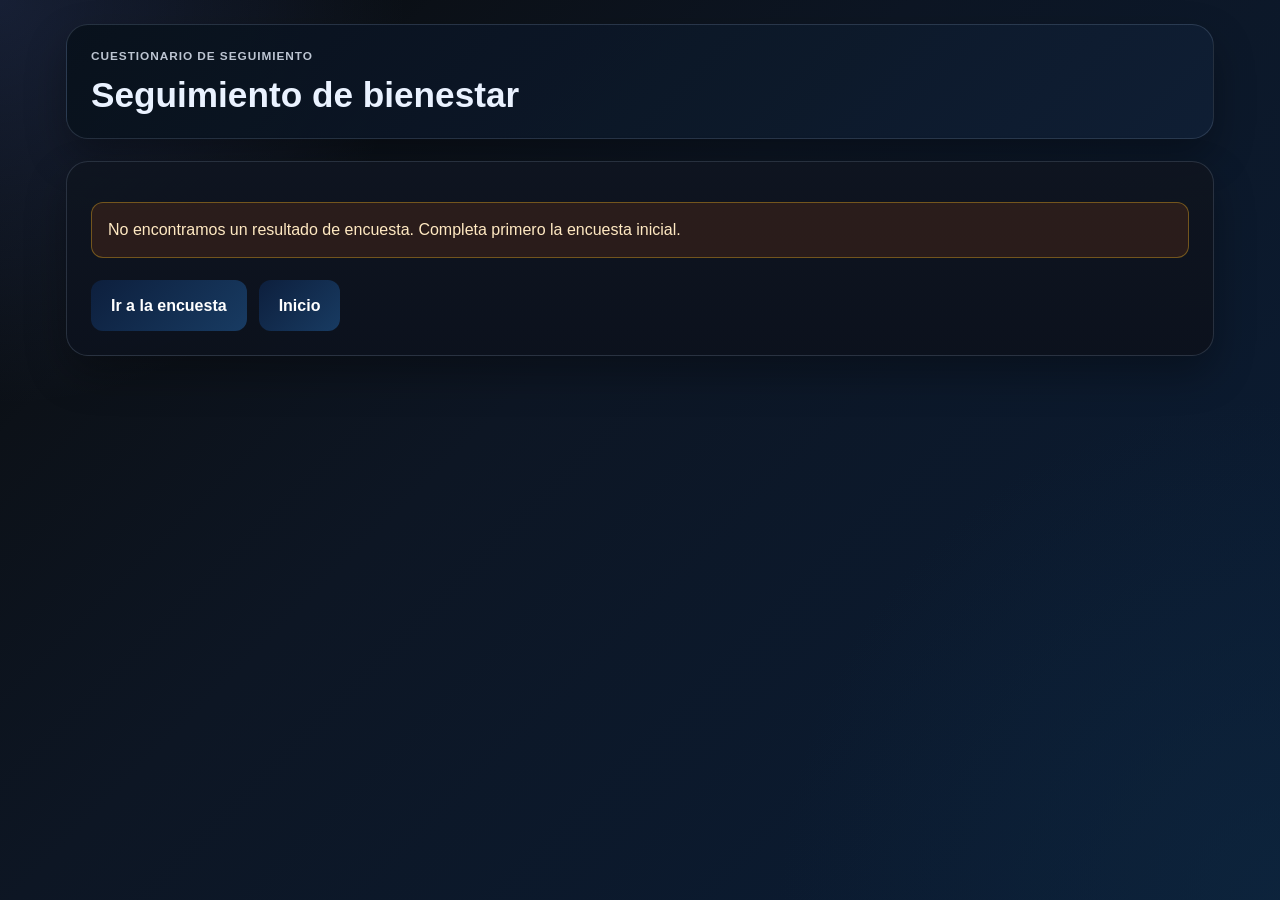
<file: seguimiento-leve.html>
<!DOCTYPE html>
<html lang="es">
  <head>
    <meta charset="UTF-8" />
    <meta name="viewport" content="width=device-width, initial-scale=1.0" />
    <title>Seguimiento de bienestar</title>
    <link rel="stylesheet" href="seguimiento.css" />
  </head>
  <body data-level="leve">
    <div class="container">
      <header class="topbar">
        <p class="eyebrow">Cuestionario de seguimiento</p>
        <h1 id="followUpTitle">Seguimiento de bienestar</h1>
      </header>
      <main class="card">
        <p id="followUpDescription" class="intro"></p>
        <div id="pageMessage" class="notice" role="alert" hidden></div>
        <form id="followUpForm" novalidate hidden>
          <div class="progress-wrap" aria-live="polite" aria-atomic="true">
            <div class="progress-meta"><span>Progreso</span><span id="progressText">0/7 respondidas</span></div>
            <div class="progress-bar" aria-hidden="true"><div id="progressFill" class="progress-fill"></div></div>
          </div>
          <div id="questionList"></div>
          <p class="disclaimer">Tus respuestas se guardan en este navegador para mostrarte el resumen final. Este cuestionario es de orientación y no sustituye una valoración profesional.</p>
          <div id="statusMessage" class="status-message" role="alert" hidden></div>
          <div class="actions">
            <button type="submit" class="btn btn-primary">Enviar seguimiento</button>
            <a href="resultado.html" class="btn btn-secondary">Volver al resultado</a>
          </div>
        </form>
        <div class="actions"><a href="encuesta.html" class="btn btn-secondary">Ir a la encuesta</a><a href="index.html" class="btn btn-secondary">Inicio</a></div>
      </main>
    </div>
    <script src="seguimiento.js"></script>
  </body>
</html>
</file>
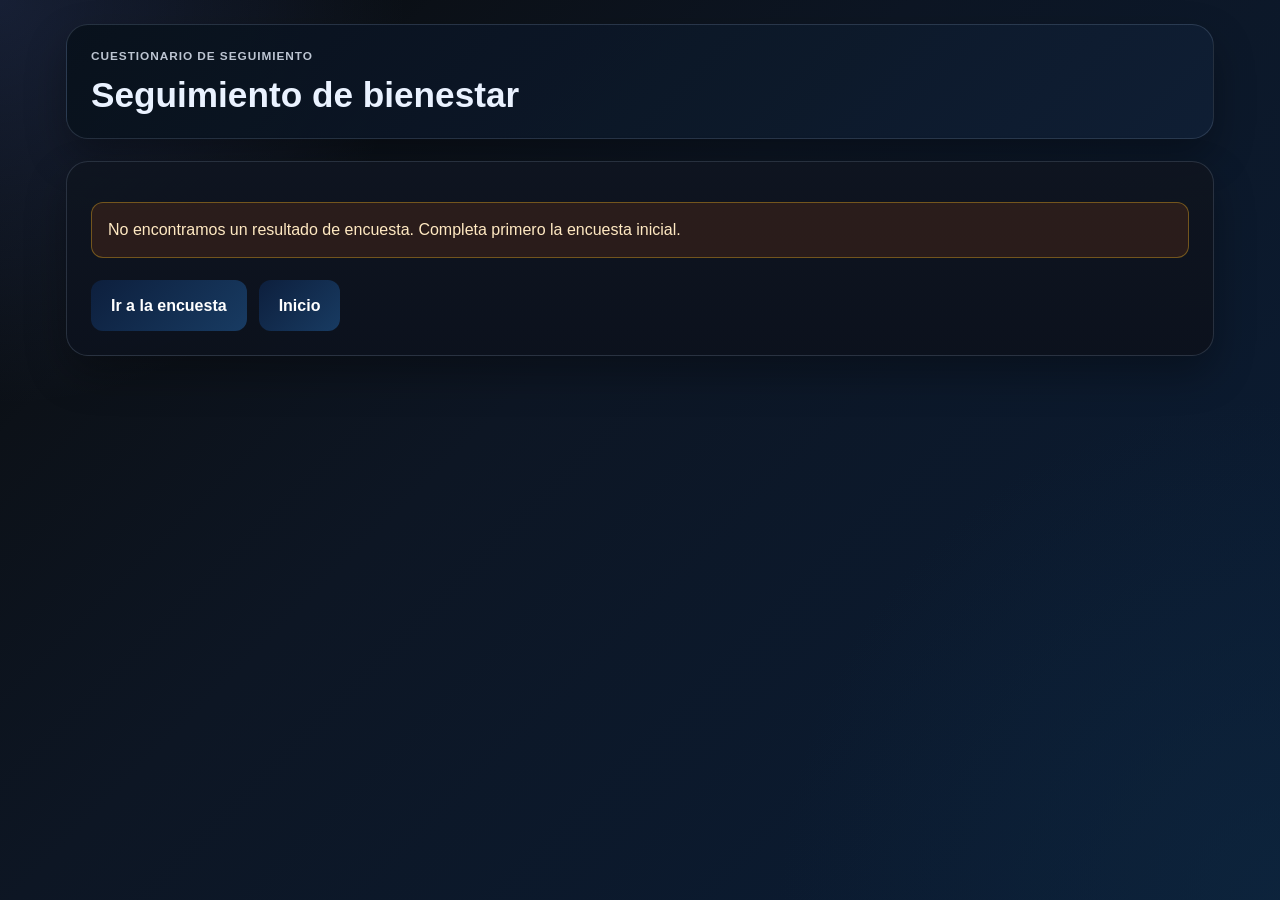
<file: seguimiento-minimo.html>
<!DOCTYPE html>
<html lang="es">
  <head>
    <meta charset="UTF-8" />
    <meta name="viewport" content="width=device-width, initial-scale=1.0" />
    <title>Seguimiento de bienestar</title>
    <link rel="stylesheet" href="seguimiento.css" />
  </head>
  <body data-level="minimo">
    <div class="container">
      <header class="topbar">
        <p class="eyebrow">Cuestionario de seguimiento</p>
        <h1 id="followUpTitle">Seguimiento de bienestar</h1>
      </header>
      <main class="card">
        <p id="followUpDescription" class="intro"></p>
        <div id="pageMessage" class="notice" role="alert" hidden></div>
        <form id="followUpForm" novalidate hidden>
          <div class="progress-wrap" aria-live="polite" aria-atomic="true">
            <div class="progress-meta"><span>Progreso</span><span id="progressText">0/7 respondidas</span></div>
            <div class="progress-bar" aria-hidden="true"><div id="progressFill" class="progress-fill"></div></div>
          </div>
          <div id="questionList"></div>
          <p class="disclaimer">Tus respuestas se guardan en este navegador para mostrarte el resumen final. Este cuestionario es de orientación y no sustituye una valoración profesional.</p>
          <div id="statusMessage" class="status-message" role="alert" hidden></div>
          <div class="actions">
            <button type="submit" class="btn btn-primary">Enviar seguimiento</button>
            <a href="resultado.html" class="btn btn-secondary">Volver al resultado</a>
          </div>
        </form>
        <div class="actions"><a href="encuesta.html" class="btn btn-secondary">Ir a la encuesta</a><a href="index.html" class="btn btn-secondary">Inicio</a></div>
      </main>
    </div>
    <script src="seguimiento.js"></script>
  </body>
</html>
</file>
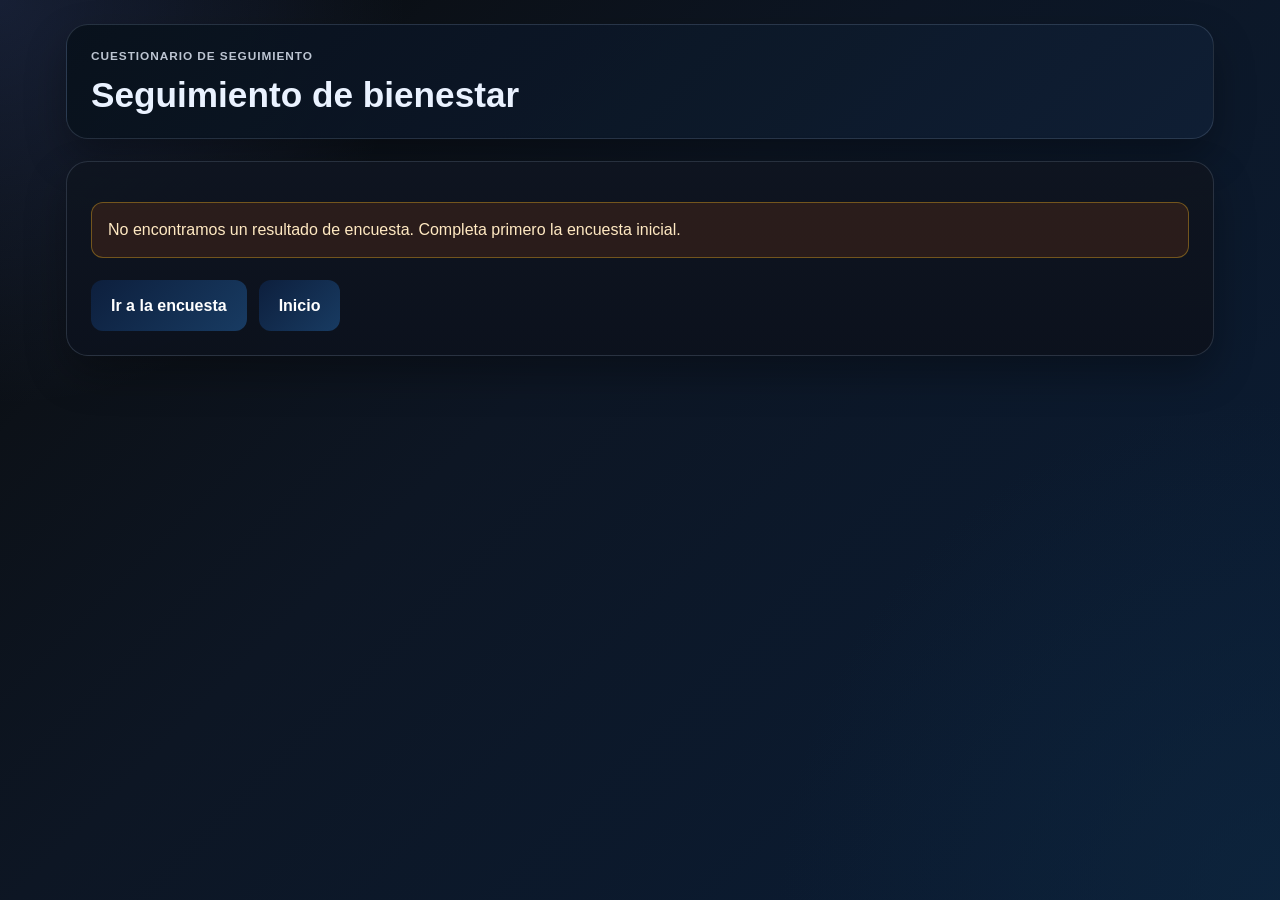
<file: seguimiento-moderada.html>
<!DOCTYPE html>
<html lang="es">
  <head>
    <meta charset="UTF-8" />
    <meta name="viewport" content="width=device-width, initial-scale=1.0" />
    <title>Seguimiento de bienestar</title>
    <link rel="stylesheet" href="seguimiento.css" />
  </head>
  <body data-level="moderada">
    <div class="container">
      <header class="topbar">
        <p class="eyebrow">Cuestionario de seguimiento</p>
        <h1 id="followUpTitle">Seguimiento de bienestar</h1>
      </header>
      <main class="card">
        <p id="followUpDescription" class="intro"></p>
        <div id="pageMessage" class="notice" role="alert" hidden></div>
        <form id="followUpForm" novalidate hidden>
          <div class="progress-wrap" aria-live="polite" aria-atomic="true">
            <div class="progress-meta"><span>Progreso</span><span id="progressText">0/7 respondidas</span></div>
            <div class="progress-bar" aria-hidden="true"><div id="progressFill" class="progress-fill"></div></div>
          </div>
          <div id="questionList"></div>
          <p class="disclaimer">Tus respuestas se guardan en este navegador para mostrarte el resumen final. Este cuestionario es de orientación y no sustituye una valoración profesional.</p>
          <div id="statusMessage" class="status-message" role="alert" hidden></div>
          <div class="actions">
            <button type="submit" class="btn btn-primary">Enviar seguimiento</button>
            <a href="resultado.html" class="btn btn-secondary">Volver al resultado</a>
          </div>
        </form>
        <div class="actions"><a href="encuesta.html" class="btn btn-secondary">Ir a la encuesta</a><a href="index.html" class="btn btn-secondary">Inicio</a></div>
      </main>
    </div>
    <script src="seguimiento.js"></script>
  </body>
</html>
</file>
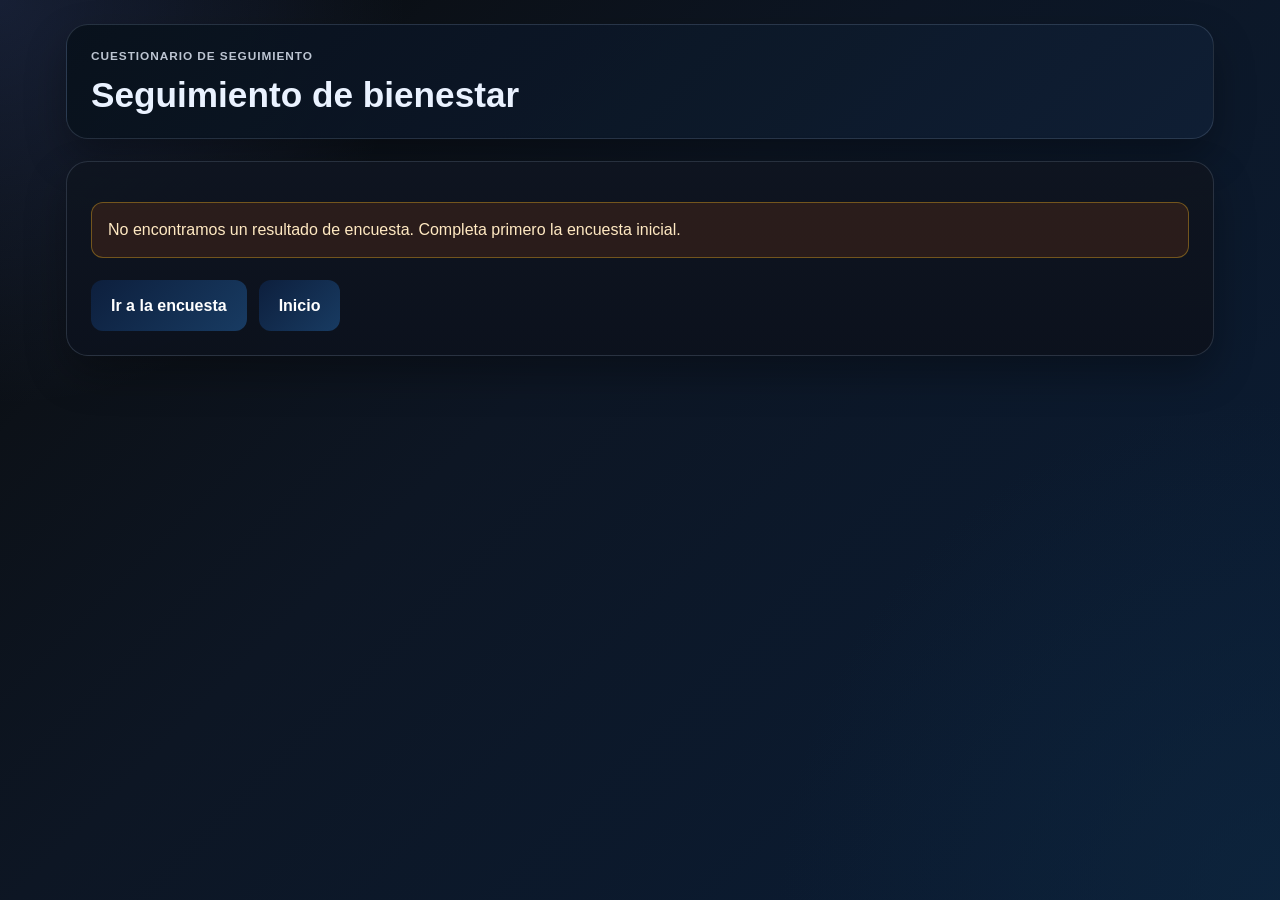
<file: seguimiento-moderadamente-severa.html>
<!DOCTYPE html>
<html lang="es">
  <head>
    <meta charset="UTF-8" />
    <meta name="viewport" content="width=device-width, initial-scale=1.0" />
    <title>Seguimiento de bienestar</title>
    <link rel="stylesheet" href="seguimiento.css" />
  </head>
  <body data-level="moderadamenteSevera">
    <div class="container">
      <header class="topbar">
        <p class="eyebrow">Cuestionario de seguimiento</p>
        <h1 id="followUpTitle">Seguimiento de bienestar</h1>
      </header>
      <main class="card">
        <p id="followUpDescription" class="intro"></p>
        <div id="pageMessage" class="notice" role="alert" hidden></div>
        <form id="followUpForm" novalidate hidden>
          <div class="progress-wrap" aria-live="polite" aria-atomic="true">
            <div class="progress-meta"><span>Progreso</span><span id="progressText">0/7 respondidas</span></div>
            <div class="progress-bar" aria-hidden="true"><div id="progressFill" class="progress-fill"></div></div>
          </div>
          <div id="questionList"></div>
          <p class="disclaimer">Tus respuestas se guardan en este navegador para mostrarte el resumen final. Este cuestionario es de orientación y no sustituye una valoración profesional.</p>
          <div id="statusMessage" class="status-message" role="alert" hidden></div>
          <div class="actions">
            <button type="submit" class="btn btn-primary">Enviar seguimiento</button>
            <a href="resultado.html" class="btn btn-secondary">Volver al resultado</a>
          </div>
        </form>
        <div class="actions"><a href="encuesta.html" class="btn btn-secondary">Ir a la encuesta</a><a href="index.html" class="btn btn-secondary">Inicio</a></div>
      </main>
    </div>
    <script src="seguimiento.js"></script>
  </body>
</html>
</file>
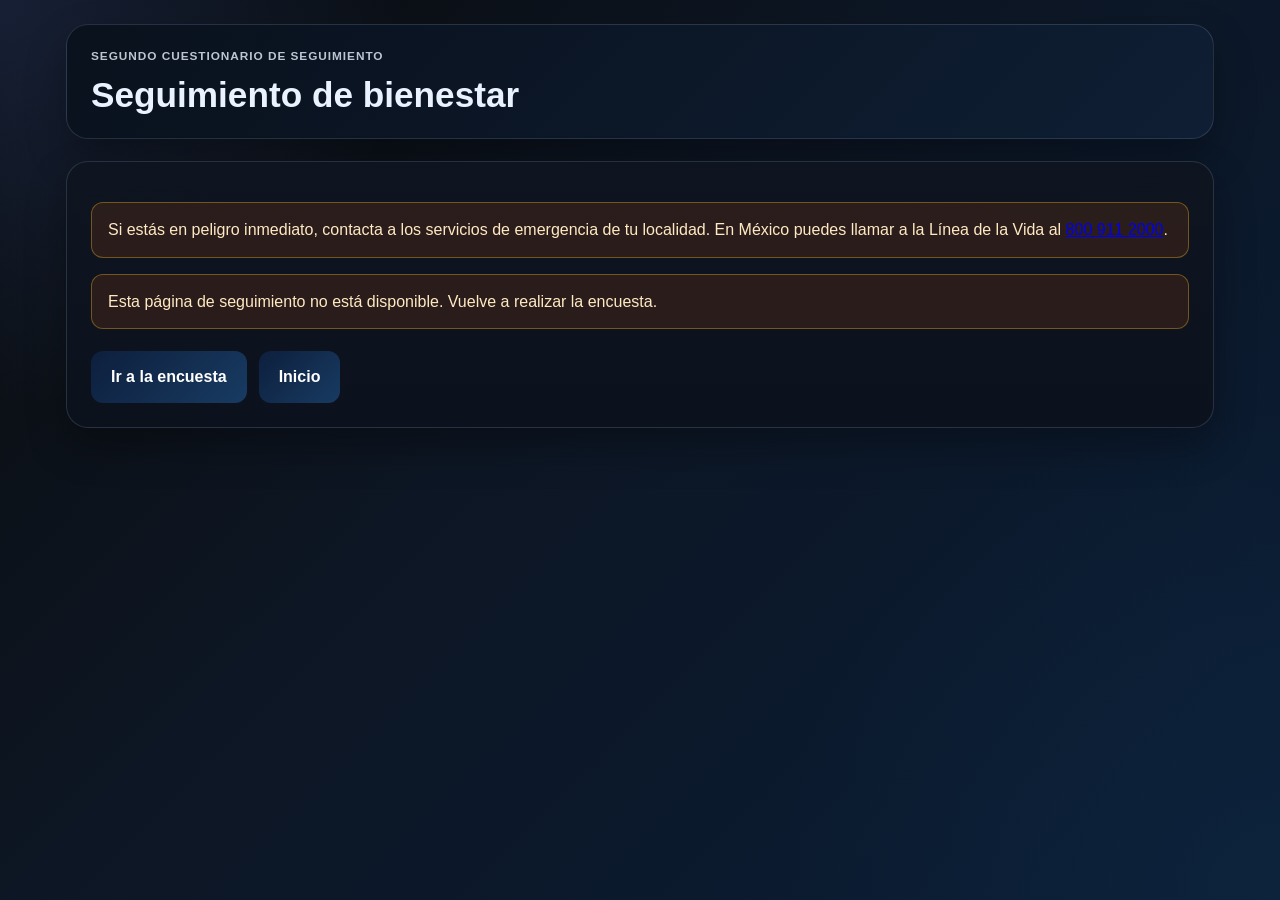
<file: seguimiento-profundo.html>
<!DOCTYPE html>
<html lang="es">
  <head>
    <meta charset="UTF-8" />
    <meta name="viewport" content="width=device-width, initial-scale=1.0" />
    <title>Segundo seguimiento de bienestar</title>
    <link rel="stylesheet" href="seguimiento.css" />
  </head>
  <body data-stage="second">
    <div class="container">
      <header class="topbar">
        <p class="eyebrow">Segundo cuestionario de seguimiento</p>
        <h1 id="followUpTitle">Seguimiento de bienestar</h1>
      </header>
      <main class="card">
        <p id="followUpDescription" class="intro"></p>
        <div class="notice" role="note">Si estás en peligro inmediato, contacta a los servicios de emergencia de tu localidad. En México puedes llamar a la Línea de la Vida al <a href="tel:8009112000">800 911 2000</a>.</div>
        <div id="pageMessage" class="notice" role="alert" hidden></div>
        <form id="followUpForm" novalidate hidden>
          <div class="progress-wrap" aria-live="polite" aria-atomic="true">
            <div class="progress-meta"><span>Progreso</span><span id="progressText">0/3 respondidas</span></div>
            <div class="progress-bar" aria-hidden="true"><div id="progressFill" class="progress-fill"></div></div>
          </div>
          <div id="questionList"></div>
          <p class="disclaimer">Tus respuestas se guardan en este navegador para mostrarte el resumen final. Este cuestionario es de orientación y no sustituye una valoración profesional.</p>
          <div id="statusMessage" class="status-message" role="alert" hidden></div>
          <div class="actions">
            <button type="submit" class="btn btn-primary">Enviar segundo seguimiento</button>
            <a href="resultado.html" class="btn btn-secondary">Volver al resultado</a>
          </div>
        </form>
        <div class="actions"><a href="encuesta.html" class="btn btn-secondary">Ir a la encuesta</a><a href="index.html" class="btn btn-secondary">Inicio</a></div>
      </main>
    </div>
    <script src="seguimiento.js"></script>
  </body>
</html>
</file>
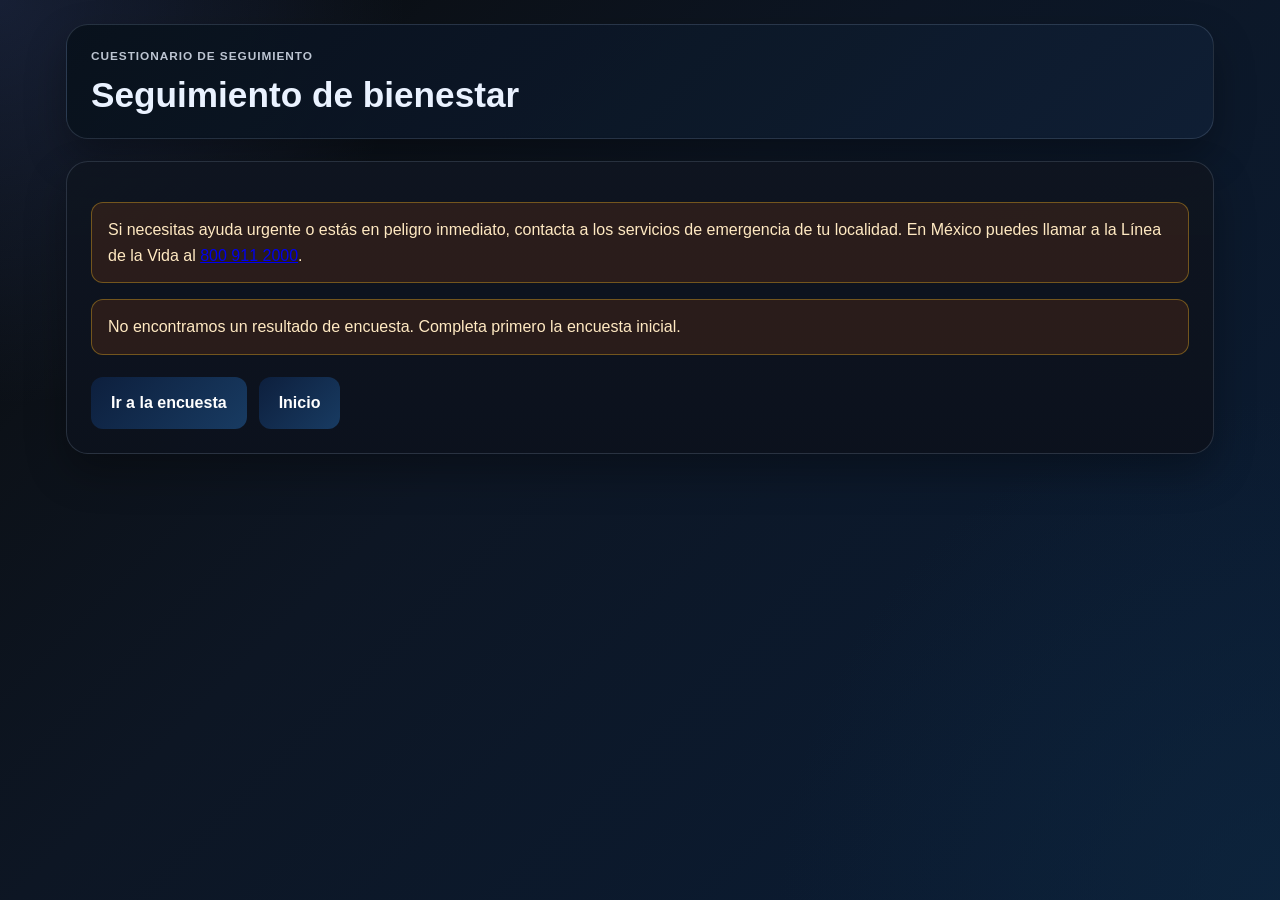
<file: seguimiento-severa.html>
<!DOCTYPE html>
<html lang="es">
  <head>
    <meta charset="UTF-8" />
    <meta name="viewport" content="width=device-width, initial-scale=1.0" />
    <title>Seguimiento de bienestar</title>
    <link rel="stylesheet" href="seguimiento.css" />
  </head>
  <body data-level="severa">
    <div class="container">
      <header class="topbar">
        <p class="eyebrow">Cuestionario de seguimiento</p>
        <h1 id="followUpTitle">Seguimiento de bienestar</h1>
      </header>
      <main class="card">
        <p id="followUpDescription" class="intro"></p>
        <div class="notice" role="note">Si necesitas ayuda urgente o estás en peligro inmediato, contacta a los servicios de emergencia de tu localidad. En México puedes llamar a la Línea de la Vida al <a href="tel:8009112000">800 911 2000</a>.</div>
        <div id="pageMessage" class="notice" role="alert" hidden></div>
        <form id="followUpForm" novalidate hidden>
          <div class="progress-wrap" aria-live="polite" aria-atomic="true">
            <div class="progress-meta"><span>Progreso</span><span id="progressText">0/7 respondidas</span></div>
            <div class="progress-bar" aria-hidden="true"><div id="progressFill" class="progress-fill"></div></div>
          </div>
          <div id="questionList"></div>
          <p class="disclaimer">Tus respuestas se guardan en este navegador para mostrarte el resumen final. Este cuestionario es de orientación y no sustituye una valoración profesional.</p>
          <div id="statusMessage" class="status-message" role="alert" hidden></div>
          <div class="actions">
            <button type="submit" class="btn btn-primary">Enviar seguimiento</button>
            <a href="resultado.html" class="btn btn-secondary">Volver al resultado</a>
          </div>
        </form>
        <div class="actions"><a href="encuesta.html" class="btn btn-secondary">Ir a la encuesta</a><a href="index.html" class="btn btn-secondary">Inicio</a></div>
      </main>
    </div>
    <script src="seguimiento.js"></script>
  </body>
</html>
</file>
<file: seguimiento.css>
:root {
  --navy: #0d1f3d;
  --green: #1d8f5f;
  --green-deep: #146b49;
  --danger: #b42318;
  --danger-soft: #fff1f2;
  --gray-100: #eef3f7;
  --gray-300: #cbd5e1;
  --gray-700: #2d3748;
}

* { box-sizing: border-box; }

body {
  margin: 0;
  min-height: 100vh;
  font-family: Arial, Helvetica, sans-serif;
  line-height: 1.6;
  color: #eaf2ff;
  background:
    radial-gradient(circle at top left, rgba(112, 146, 255, 0.18), transparent 26%),
    radial-gradient(circle at bottom right, rgba(14, 38, 62, 0.7), transparent 32%),
    linear-gradient(135deg, #030608 0%, #0c1118 20%, #0d1624 42%, #0a1d36 100%);
}

.container {
  max-width: 1180px;
  margin: 0 auto;
  padding: 24px 16px 56px;
}

.topbar,
.card {
  border: 1px solid rgba(167, 188, 214, 0.18);
  border-radius: 22px;
  box-shadow: 0 18px 40px rgba(0, 0, 0, 0.3);
}

.topbar {
  padding: 22px 24px;
  background: linear-gradient(135deg, rgba(9, 17, 28, 0.96), rgba(16, 31, 53, 0.94));
}

.eyebrow {
  margin: 0 0 8px;
  letter-spacing: 0.08em;
  text-transform: uppercase;
  font-size: 0.74rem;
  opacity: 0.8;
  font-weight: 700;
}

h1 {
  margin: 0;
  font-size: clamp(1.8rem, 1.4rem + 1vw, 2.5rem);
  line-height: 1.2;
}

.card {
  margin-top: 22px;
  padding: 24px;
  background: linear-gradient(180deg, rgba(15, 21, 32, 0.96), rgba(12, 18, 29, 0.97));
}

h2, h3 { color: #eaf2ff; }
h2 { margin: 0 0 10px; }

.intro, .disclaimer { color: #d3deeb; }
.disclaimer { font-size: 0.9rem; }

.result-summary {
  display: grid;
  grid-template-columns: minmax(0, 1fr) 180px;
  align-items: center;
  gap: 20px;
  margin: 20px 0;
  padding: 22px;
  border: 3px solid #74a8df;
  border-radius: 16px;
  color: #2d3748;
  background: #eef6ff;
  box-shadow: 0 14px 30px rgba(0, 0, 0, 0.18);
}

.result-summary.minimo { border-color: #5ba984; background: #edf9f1; }
.result-summary.leve { border-color: #3d78b9; background: #edf5ff; }
.result-summary.moderada { border-color: #d97706; background: #fff7e8; }
.result-summary.moderadamenteSevera { border-color: #dc2626; background: #fff1f2; }
.result-summary.severa { border-color: #991b1b; background: #ffe9e9; }

.result-summary-main {
  min-width: 0;
}

.result-kicker {
  margin: 0 0 4px;
  color: #40556d;
  font-size: 0.82rem;
  font-weight: 800;
  letter-spacing: 0.08em;
  text-transform: uppercase;
}

.result-summary h2 {
  color: #40556d;
  font-size: 1rem;
  margin-bottom: 2px;
}

.classification-value {
  margin: 0;
  color: #0d1f3d;
  font-size: clamp(1.7rem, 1.2rem + 1.4vw, 2.5rem);
  font-weight: 900;
  line-height: 1.15;
}

.result-summary.severa .classification-value,
.result-summary.moderadamenteSevera .classification-value { color: #991b1b; }
.result-summary.moderada .classification-value { color: #a16207; }
.result-summary.leve .classification-value { color: #2563eb; }
.result-summary.minimo .classification-value { color: #146b49; }

.result-meaning {
  margin: 8px 0 0;
  color: #40556d;
  font-weight: 700;
}

.score-display {
  display: flex;
  flex-direction: column;
  align-items: center;
  justify-content: center;
  min-height: 150px;
  border-radius: 14px;
  color: #fff;
  background: #0d1f3d;
  box-shadow: 0 10px 24px rgba(13, 31, 61, 0.24);
}

.score-display span,
.score-display small {
  font-weight: 800;
  letter-spacing: 0.04em;
  text-transform: uppercase;
}

.score-display strong {
  font-size: 4.2rem;
  line-height: 1;
}

.progress-wrap {
  margin: 20px 0;
}

.progress-meta {
  display: flex;
  justify-content: space-between;
  gap: 12px;
  margin-bottom: 8px;
  font-weight: 700;
}

.progress-bar {
  height: 10px;
  overflow: hidden;
  border-radius: 999px;
  background: rgba(255, 255, 255, 0.12);
}

.progress-fill {
  width: 0;
  height: 100%;
  background: linear-gradient(135deg, var(--green), var(--green-deep));
  transition: width 0.2s ease;
}

.question {
  margin: 16px 0;
  padding: 18px;
  border: 1px solid rgba(167, 188, 214, 0.2);
  border-radius: 14px;
  background: rgba(255, 255, 255, 0.04);
}

.question legend {
  padding: 0 6px;
  font-weight: 700;
}

.options {
  display: grid;
  grid-template-columns: repeat(auto-fit, minmax(210px, 1fr));
  gap: 10px;
  margin-top: 10px;
}

.option {
  display: flex;
  align-items: flex-start;
  gap: 9px;
  min-height: 48px;
  padding: 11px 12px;
  border: 1px solid rgba(167, 188, 214, 0.2);
  border-radius: 10px;
  color: #f5f8fc;
  cursor: pointer;
}

.option:focus-within {
  outline: 3px solid rgba(29, 143, 95, 0.45);
  outline-offset: 2px;
}

.option input { margin-top: 5px; accent-color: var(--green); }

.notice, .status-message {
  margin: 16px 0;
  padding: 14px 16px;
  border-radius: 12px;
  color: #ffe9c2;
  background: rgba(146, 64, 14, 0.22);
  border: 1px solid rgba(251, 191, 36, 0.35);
}

.danger-alert {
  margin: 16px 0;
  padding: 16px;
  border: 1px solid rgba(180, 35, 24, 0.35);
  border-left: 6px solid var(--danger);
  border-radius: 12px;
  color: #5f1712;
  background: var(--danger-soft);
}

.danger-alert h2, .danger-alert h3 { color: var(--danger); }
.danger-alert a { color: var(--danger); font-weight: 700; }

.recommendation {
  margin: 20px 0;
  padding: 18px;
  border-left: 5px solid var(--green);
  border-radius: 12px;
  background: rgba(255, 255, 255, 0.05);
}

.recommendation h2 { margin-top: 0; }
.recommendation p { margin: 0 0 12px; color: #d3deeb; }
.recommendation p:last-child { margin-bottom: 0; }

.status-message[hidden], [hidden] { display: none !important; }

.actions {
  display: flex;
  align-items: center;
  gap: 12px;
  flex-wrap: wrap;
  margin-top: 22px;
}

.btn {
  display: inline-flex;
  align-items: center;
  justify-content: center;
  border: 0;
  border-radius: 12px;
  padding: 13px 20px;
  font-size: 1rem;
  font-weight: 700;
  text-decoration: none;
  cursor: pointer;
}

.btn-primary {
  color: #fff;
  background: linear-gradient(135deg, var(--green), var(--green-deep));
}

.btn-secondary {
  color: #fff;
  background: linear-gradient(135deg, var(--navy), #183b62);
}

.answer-list {
  padding-left: 22px;
}

.answer-list li { margin: 0 0 14px; }
.answer-list strong { display: block; color: #fff; }
.answer-list span { color: #d3deeb; }

.thanks-note {
  margin-top: 28px;
  padding-top: 18px;
  border-top: 1px solid rgba(167, 188, 214, 0.2);
  text-align: center;
}

.thanks-note p { color: #d3deeb; }

.decision-section {
  margin-top: 30px;
  padding: 22px;
  border: 1px solid rgba(167, 188, 214, 0.24);
  border-radius: 16px;
  background: rgba(255, 255, 255, 0.06);
}

.decision-section > p {
  margin: 0 0 16px;
  color: #d3deeb;
}

.decision-map-final {
  display: grid;
  gap: 14px;
  width: 100%;
}

.final-root,
.final-condition,
.final-leaf {
  display: flex;
  align-items: center;
  justify-content: center;
  min-width: 0;
  text-align: center;
  border: 2px solid rgba(167, 188, 214, 0.25);
  border-radius: 12px;
  background: rgba(255, 255, 255, 0.94);
  color: #2d3748;
  font-weight: 800;
}

.final-root {
  min-height: 68px;
  background: #eaf2ff;
  border-color: #74a8df;
  font-size: 1.05rem;
}

.final-branches {
  display: grid;
  grid-template-columns: repeat(2, minmax(0, 1fr));
  gap: 16px;
}

.final-column {
  display: grid;
  align-content: start;
  gap: 12px;
}

.final-condition {
  min-height: 58px;
  border-style: dashed;
}

.final-results {
  display: grid;
  grid-template-columns: repeat(3, minmax(0, 1fr));
  gap: 10px;
}

.final-column.high .final-results {
  grid-template-columns: repeat(2, minmax(0, 1fr));
}

.final-leaf {
  min-height: 92px;
  padding: 10px;
  font-size: 0.9rem;
  line-height: 1.35;
}

.final-root.active,
.final-condition.active,
.final-leaf.active {
  background: #fef3c7;
  border-color: #b45309;
  color: #713f12;
  box-shadow: 0 0 0 4px rgba(180, 83, 9, 0.25);
}

.decision-legend {
  display: flex;
  align-items: center;
  gap: 8px;
  margin-bottom: 14px;
  color: #d3deeb;
  font-size: 0.88rem;
  font-weight: 700;
}

.decision-legend span {
  width: 16px;
  height: 16px;
  border: 2px solid #b45309;
  border-radius: 4px;
  background: #fef3c7;
}

@media (max-width: 600px) {
  .container { padding: 14px 10px 32px; }
  .topbar, .card { padding: 18px; border-radius: 16px; }
  .progress-meta { font-size: 0.9rem; }
  .result-summary { grid-template-columns: 1fr; text-align: center; }
  .score-display { min-height: 120px; }
  .decision-section { padding: 14px; }
  .final-branches { grid-template-columns: 1fr; }
  .final-results, .final-column.high .final-results { grid-template-columns: 1fr; }
  .final-leaf { min-height: 64px; }
}
</file>
